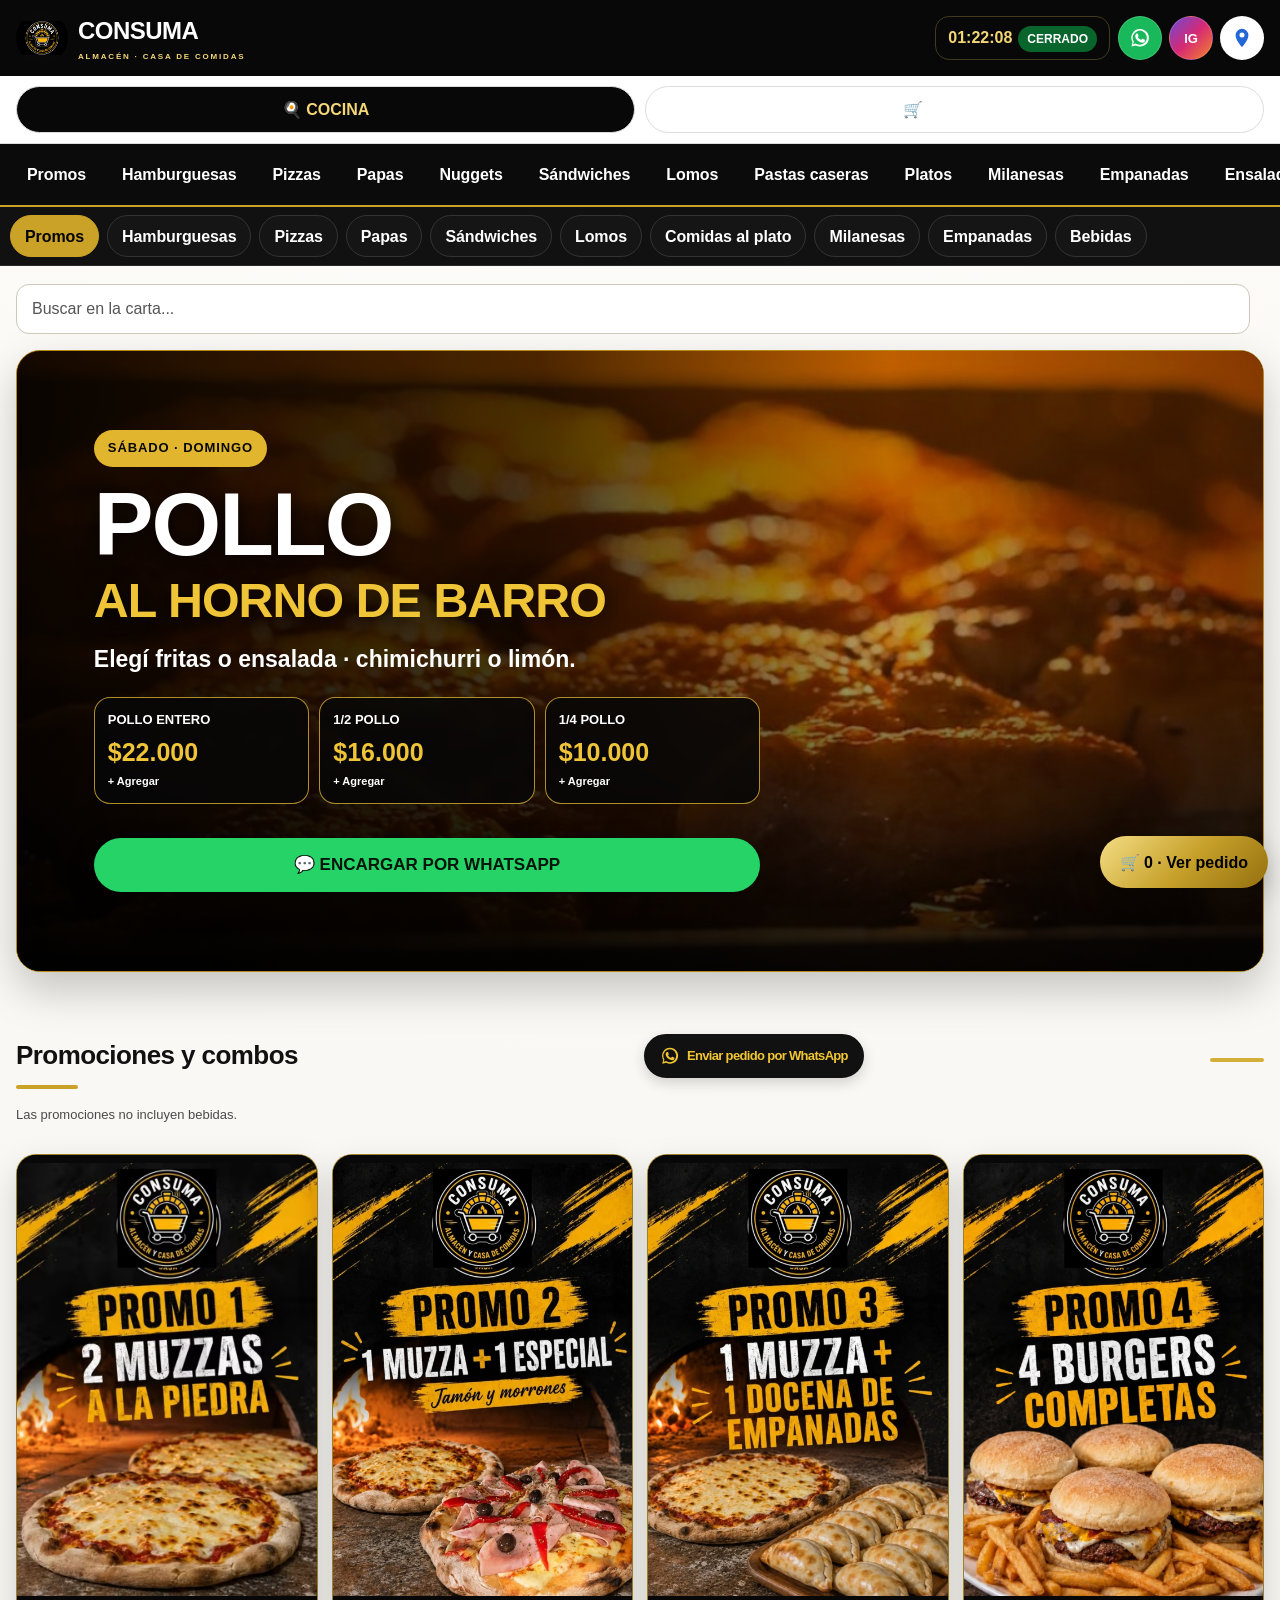
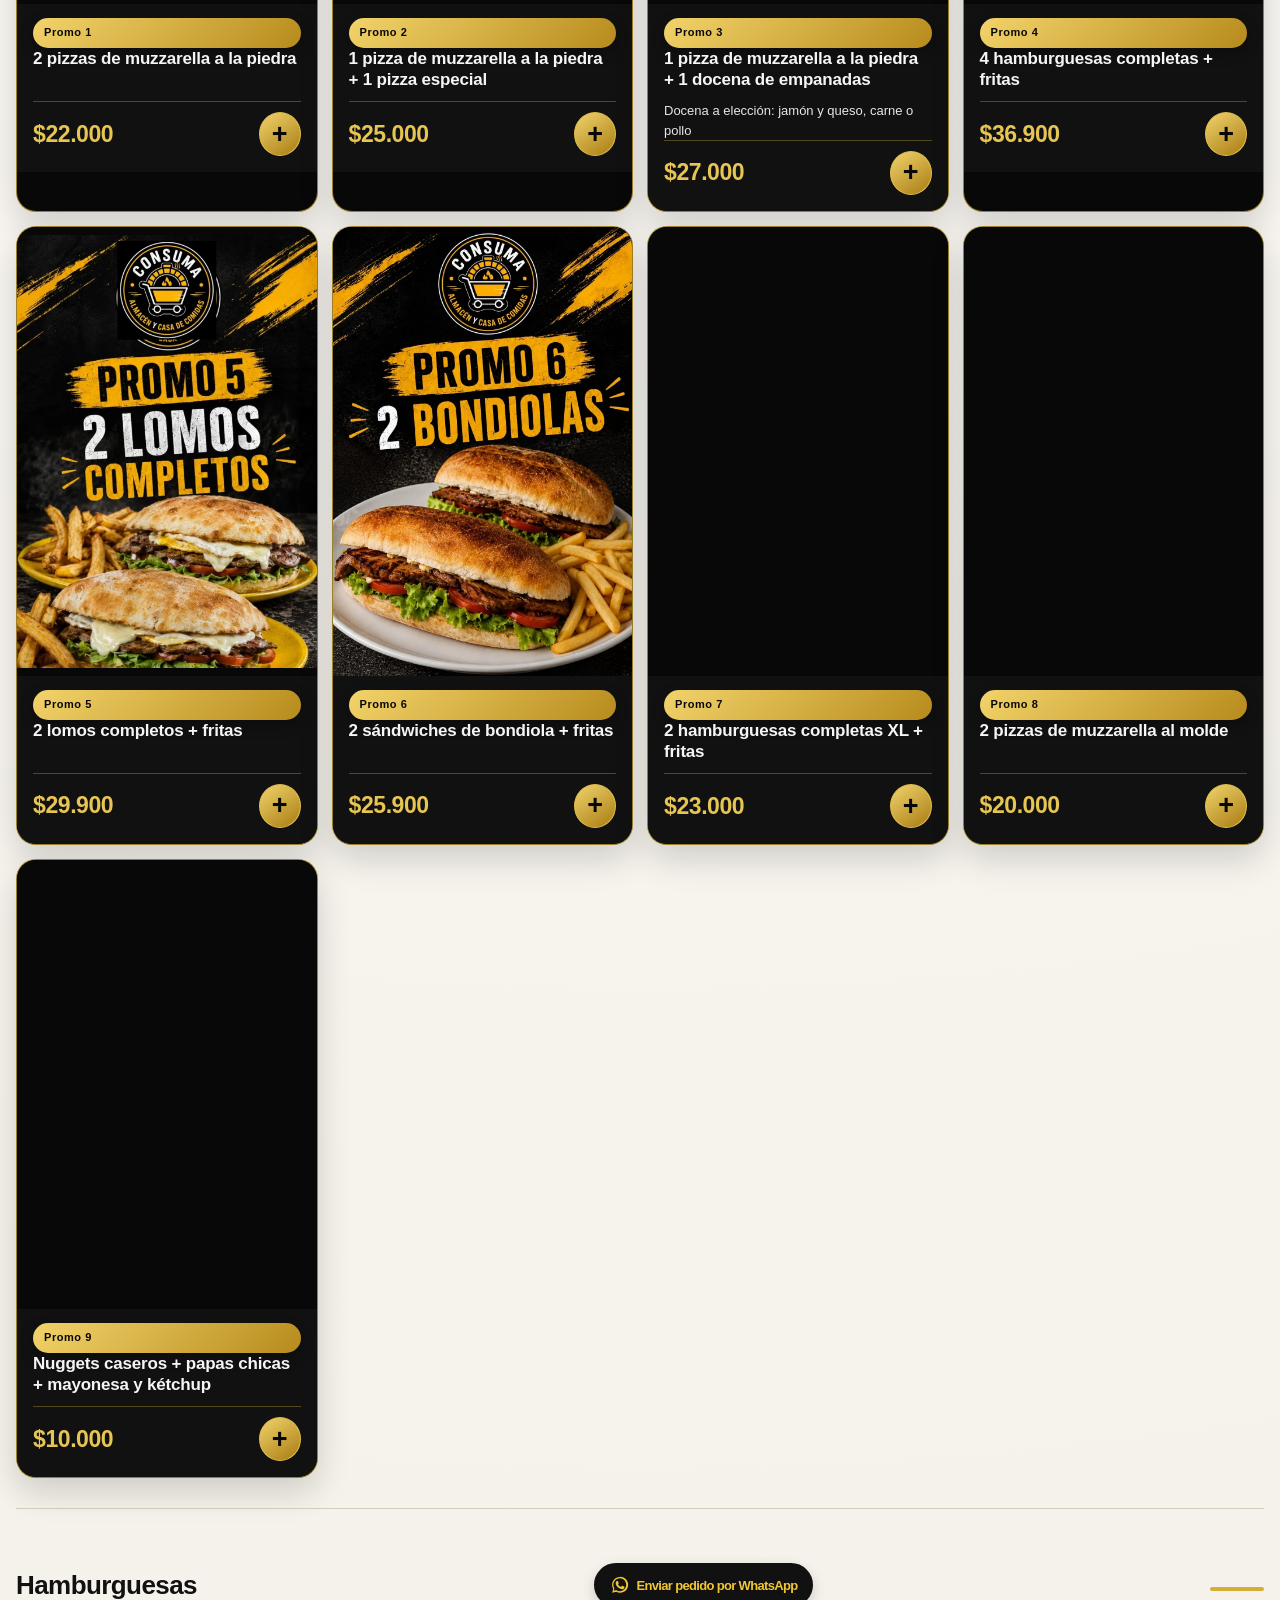
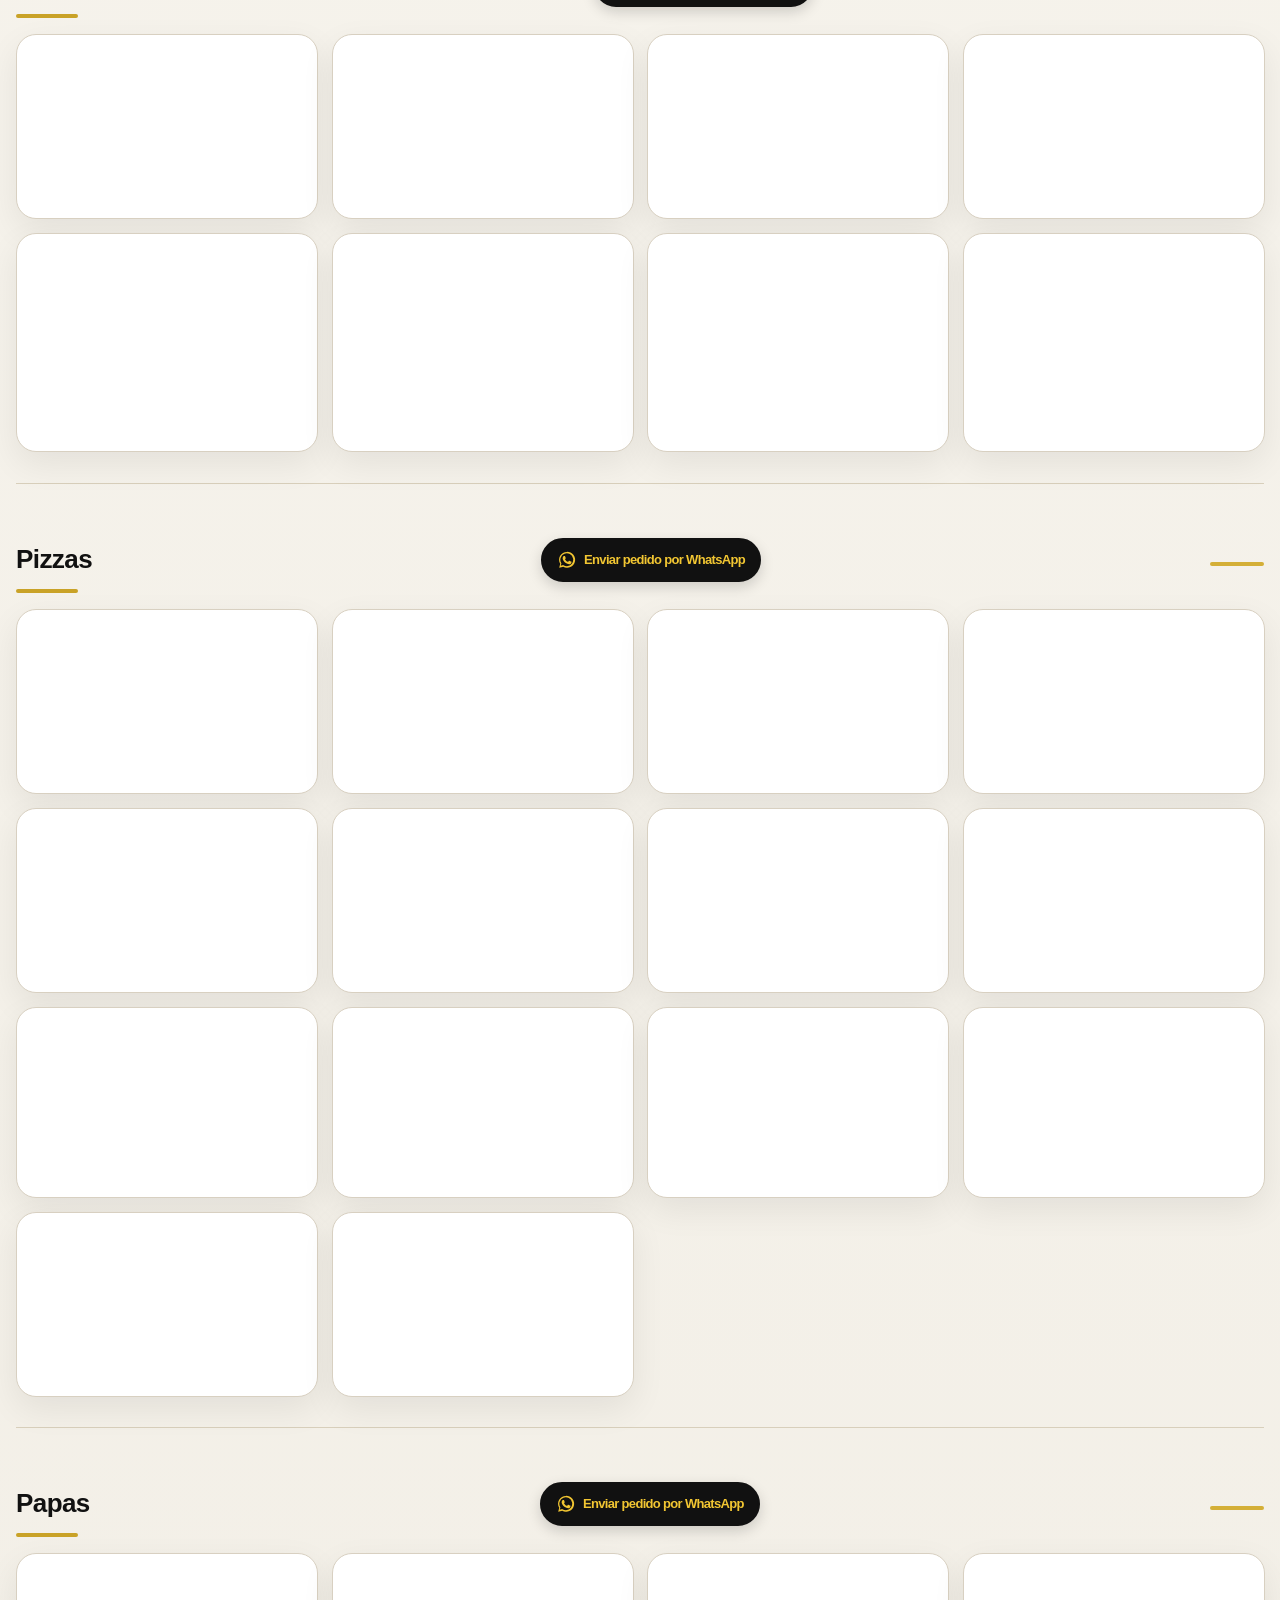
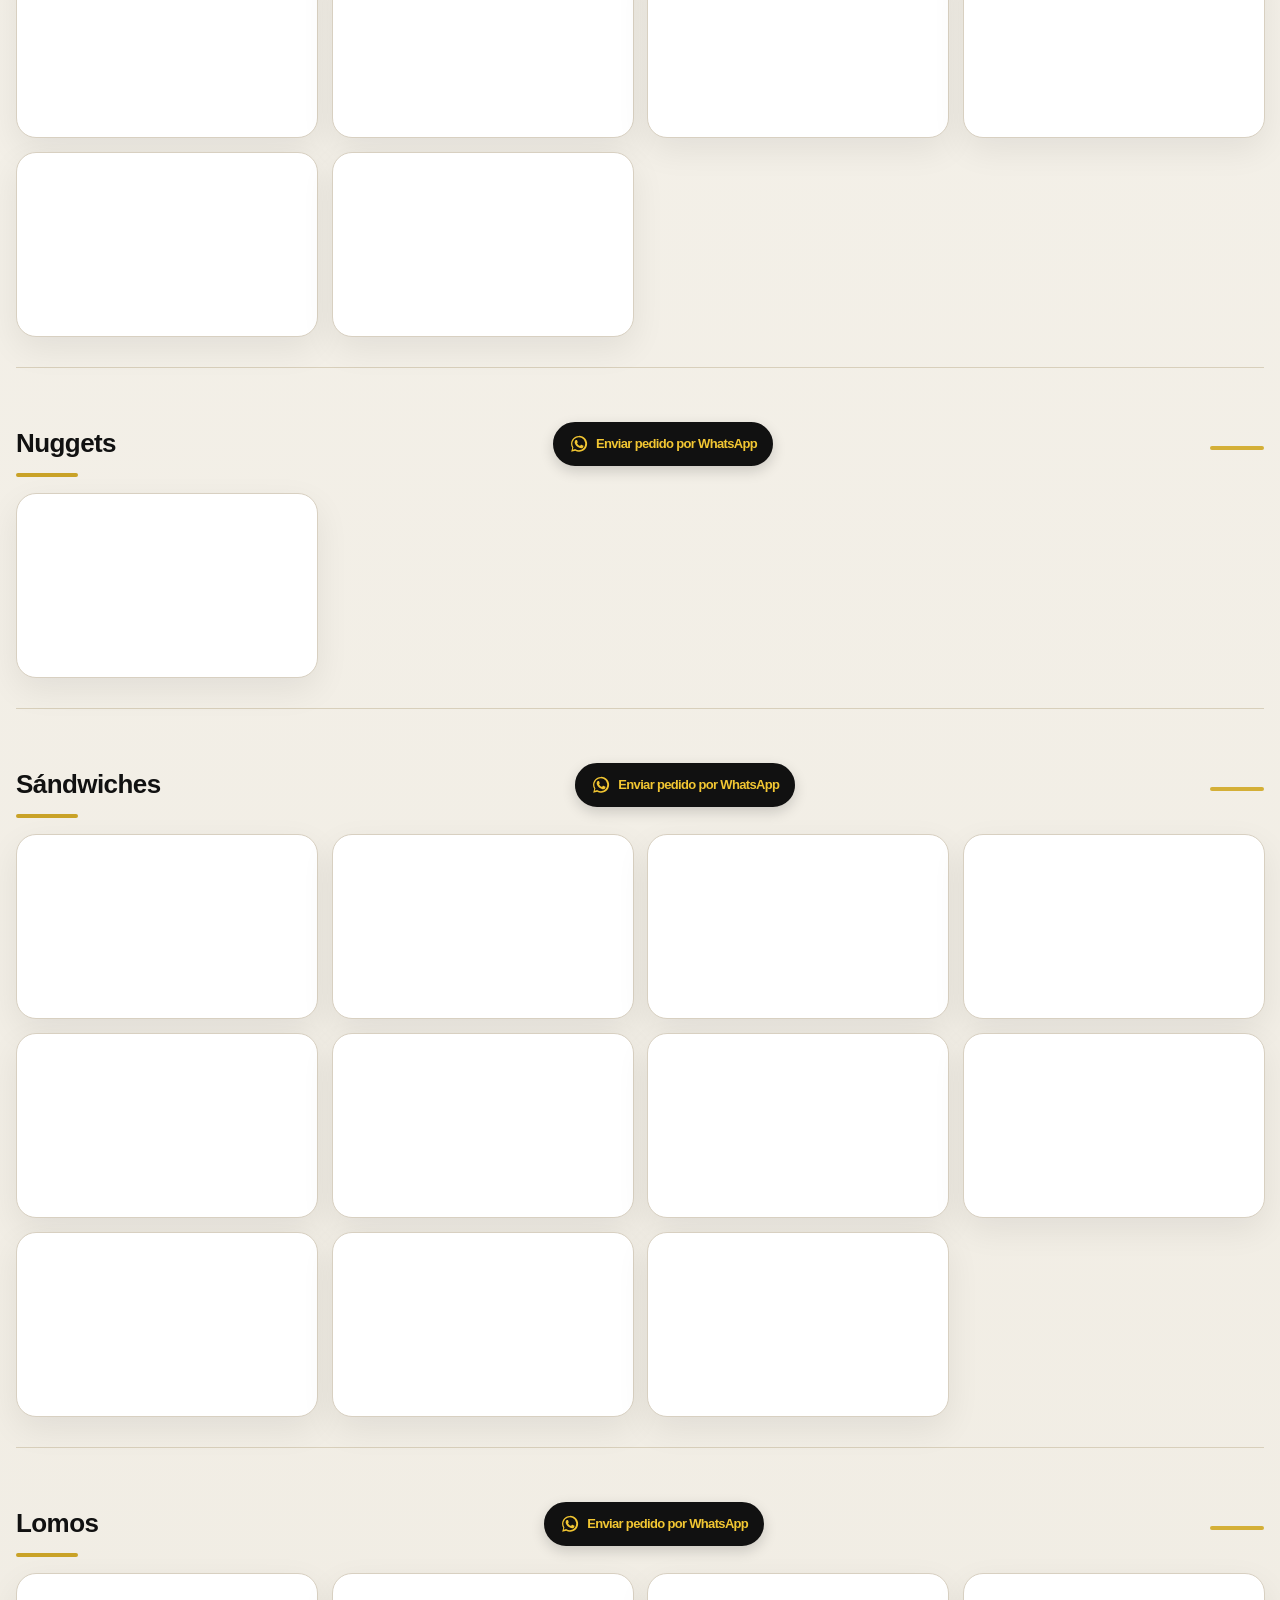
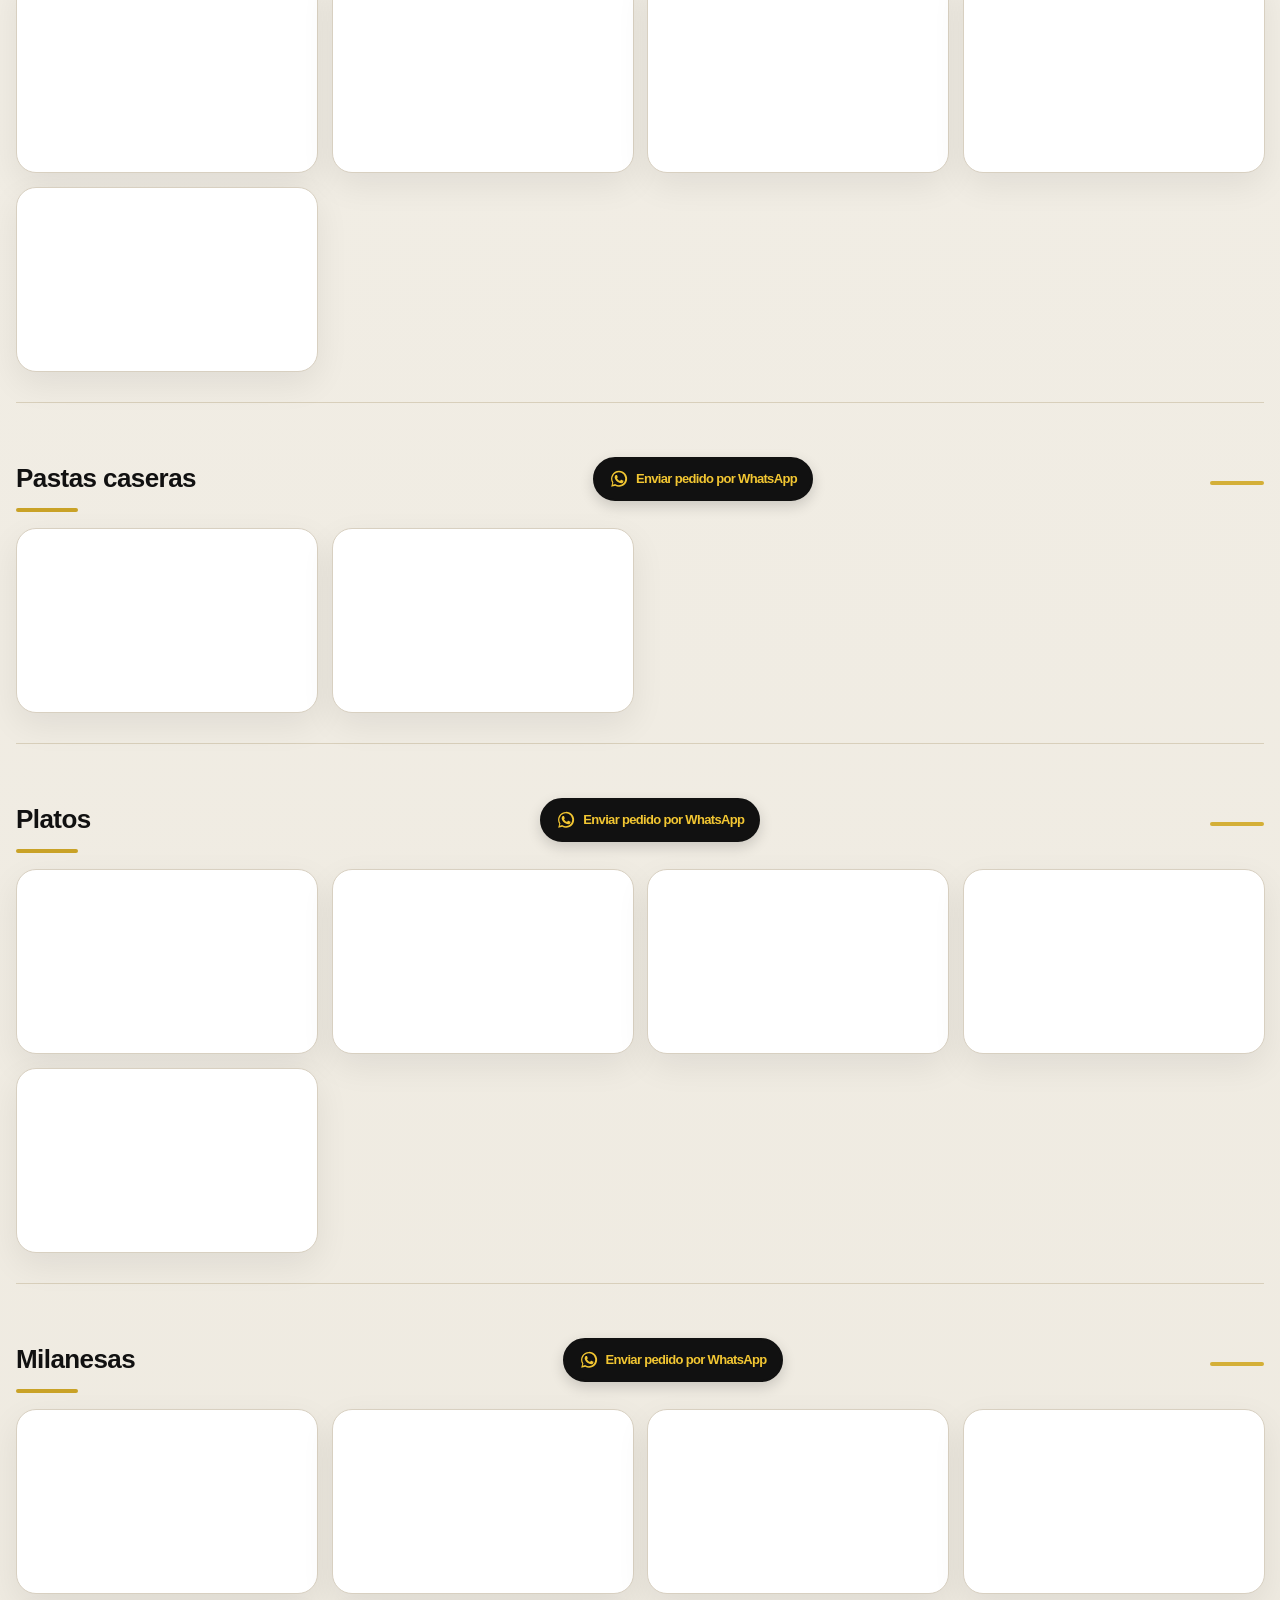
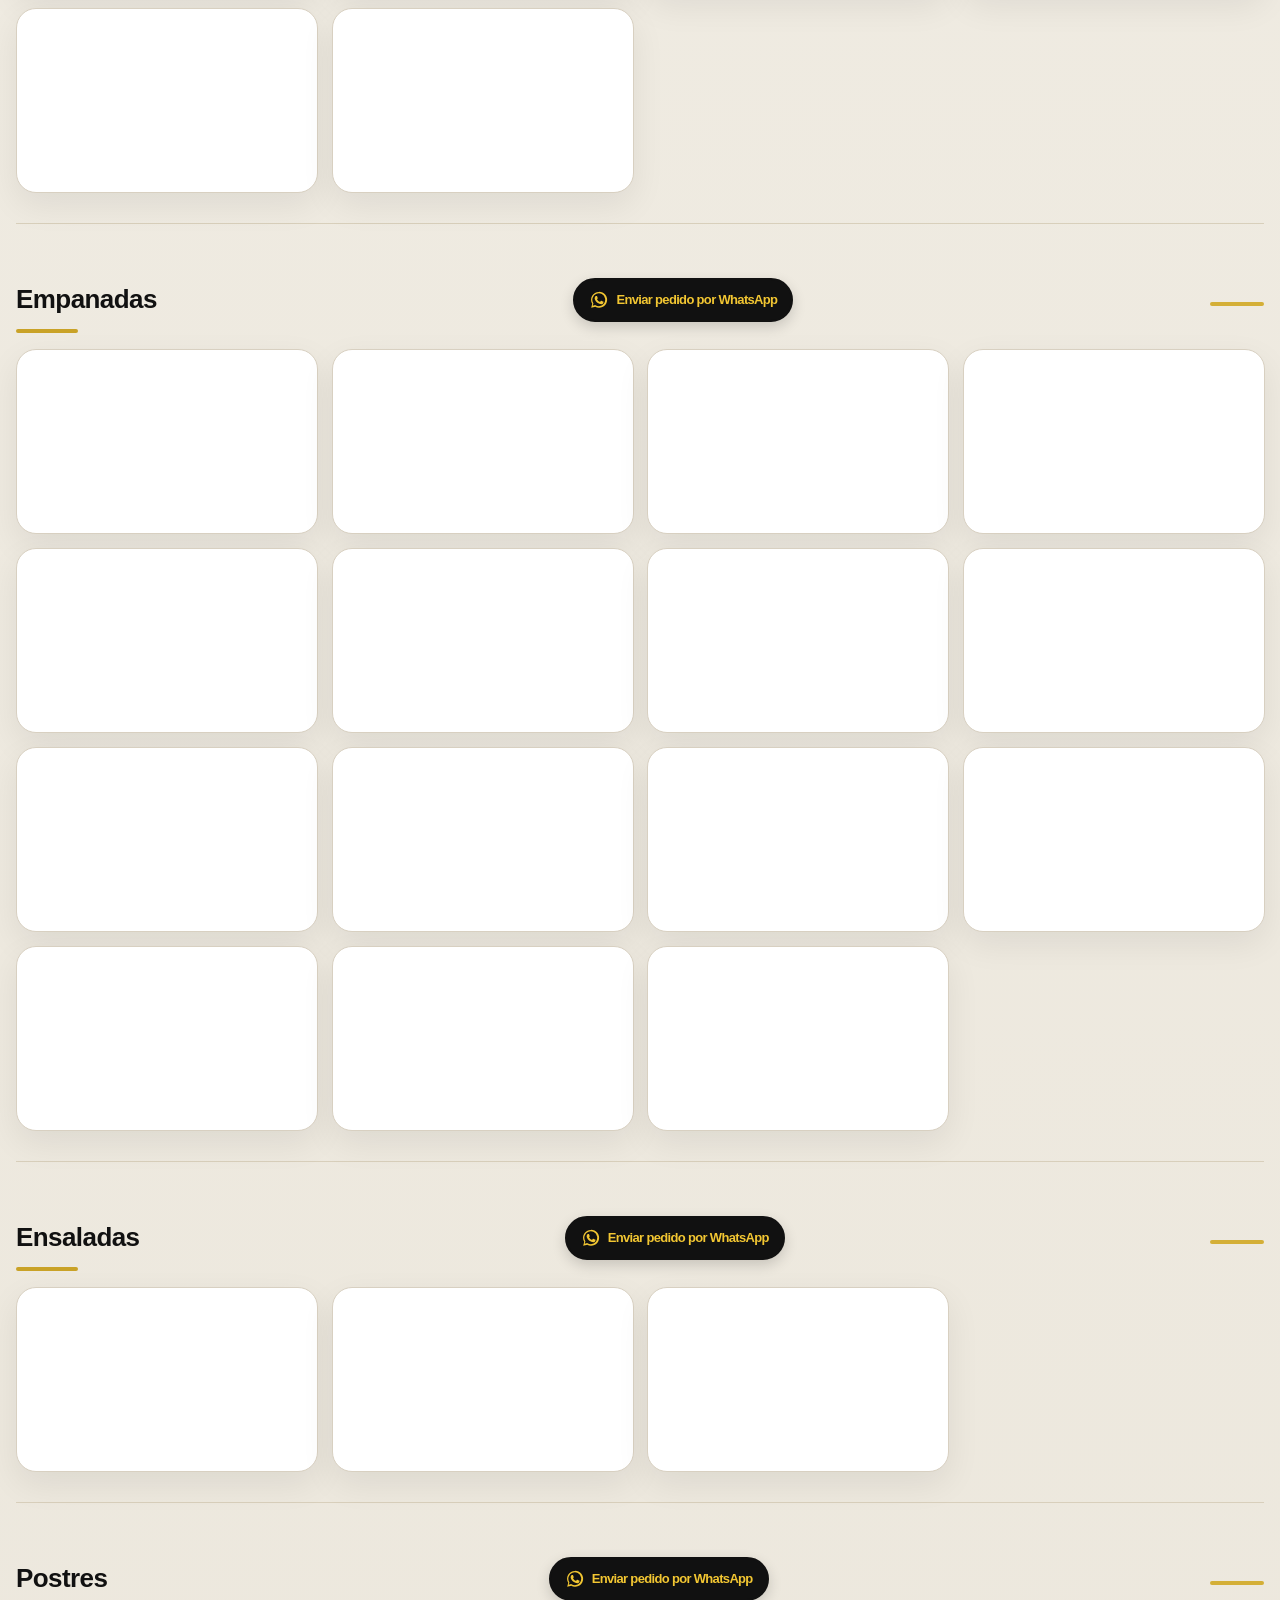
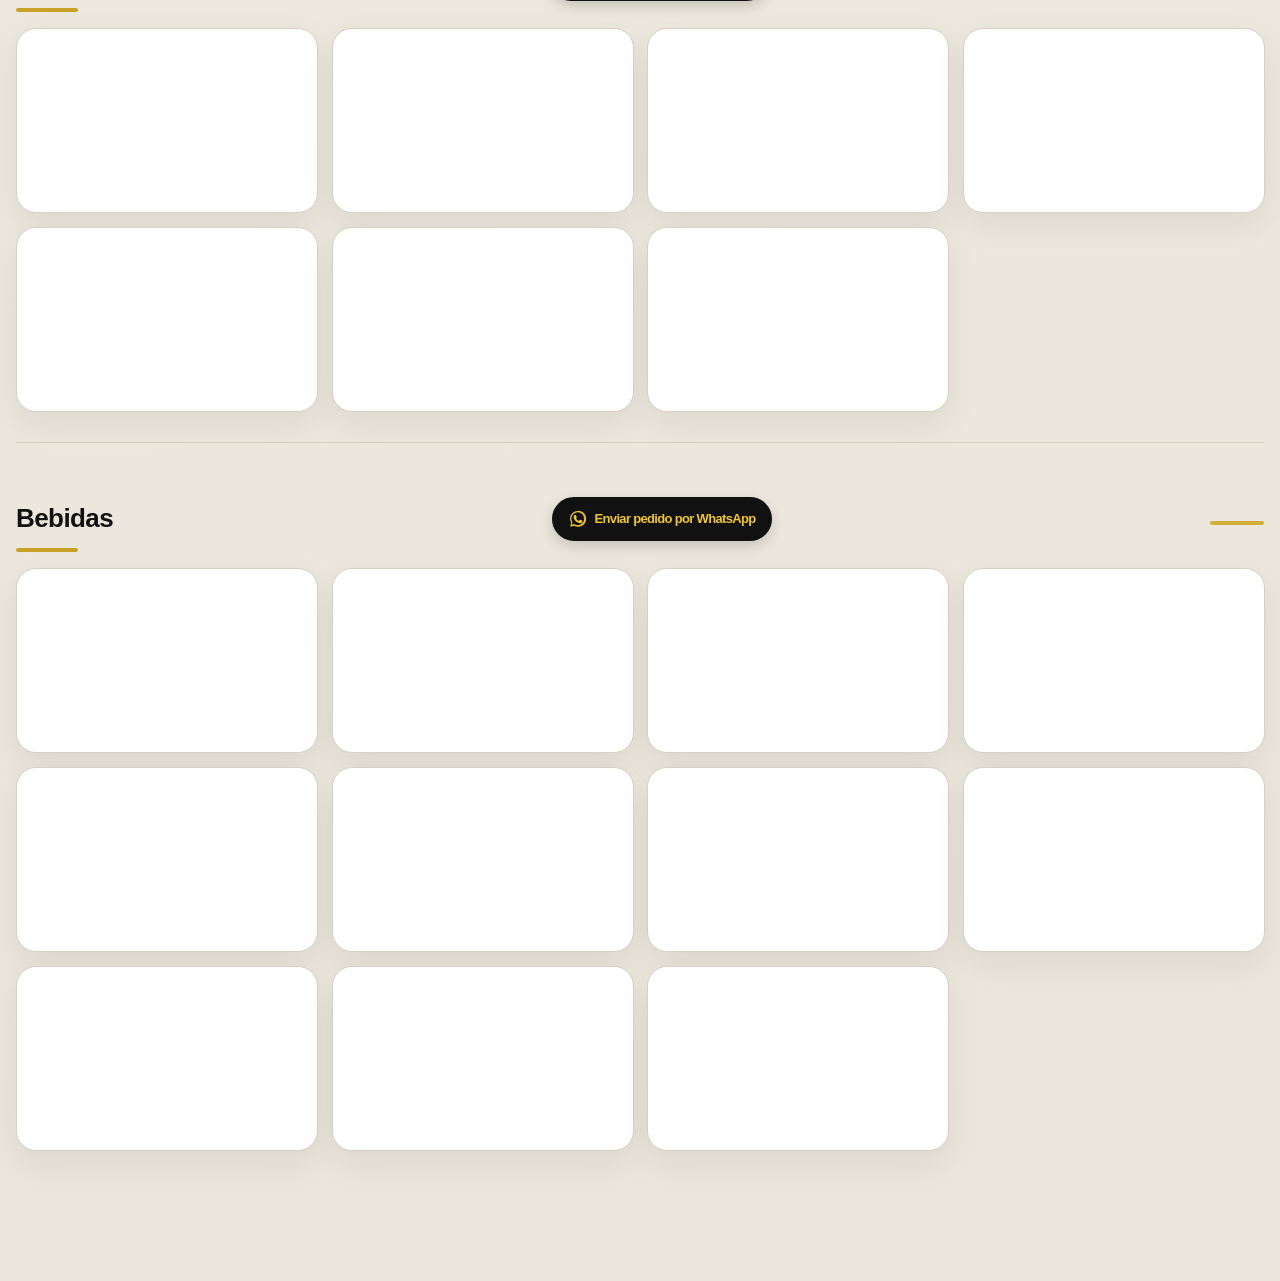
<file: index.html>
<!doctype html>
<html lang="es">
<head><meta charset="utf-8"><meta name="viewport" content="width=device-width,initial-scale=1,viewport-fit=cover">
<title>CONSUMA · Cocina</title>
<meta name="theme-color" content="#080808">
<meta name="description" content="CONSUMA · Cocina — pizzas, hamburguesas, lomos, empanadas, focaccias y pedidos online en San Luis.">
<link rel="canonical" href="https://web-official-consuma.vercel.app/">
<link rel="icon" type="image/webp" href="./assets/generated/d6634bc2acb4185f.webp">
<link rel="preload" as="image" href="./assets/generated/promo1-720-audit.avif" type="image/avif" fetchpriority="high">
<meta property="og:locale" content="es_AR"><meta property="og:type" content="website"><meta property="og:title" content="CONSUMA · Almacén y Casa de Comidas"><meta property="og:description" content="Pizzas, hamburguesas, lomos, empanadas y pedidos online en San Luis."><meta property="og:url" content="https://web-official-consuma.vercel.app/"><meta property="og:image" content="https://web-official-consuma.vercel.app/assets/generated/d6634bc2acb4185f.webp"><meta name="twitter:card" content="summary_large_image">
<script type="application/ld+json">{"@context":"https://schema.org","@type":"Restaurant","name":"CONSUMA · Almacén y Casa de Comidas","url":"https://web-official-consuma.vercel.app/","image":"https://web-official-consuma.vercel.app/assets/generated/d6634bc2acb4185f.webp","servesCuisine":["Pizzas","Hamburguesas","Lomos","Empanadas","Comida casera"],"address":{"@type":"PostalAddress","streetAddress":"Av. Juan Gilberto Funes 945","addressLocality":"San Luis","addressRegion":"San Luis","addressCountry":"AR"},"sameAs":["https://www.instagram.com/consuma.ok/"]}</script>
<meta name="apple-mobile-web-app-capable" content="yes"><meta name="apple-mobile-web-app-status-bar-style" content="black-translucent"><meta name="format-detection" content="telephone=no">
<link rel="stylesheet" href="./css/base.css"><link rel="stylesheet" href="./css/checkout.css?v=20260914-pedir-aqui"><link rel="stylesheet" href="./css/responsive.css"><link rel="stylesheet" href="./css/hero-offer.css?v=20260918">
</head><body>
<header><div class="top"><div class="brandWrap"><img class="brandLogo" src="./assets/generated/d6634bc2acb4185f.webp" alt="Logo original Consuma"><div class="brand">CONSUMA<small>ALMACÉN · CASA DE COMIDAS</small></div></div><div class="clock"><span id="time"></span><span class="status" id="status" aria-live="polite">ABIERTO</span></div><div class="socialTop">
<button class="socialBtn waIcon" onclick="openCart()" aria-label="WhatsApp / finalizar pedido" title="WhatsApp / finalizar pedido"><svg viewBox="0 0 32 32" aria-hidden="true"><path fill="currentColor" d="M16 3a12.6 12.6 0 0 0-10.8 19.1L3.5 28.5l6.6-1.7A12.7 12.7 0 1 0 16 3Zm0 22.9c-2 0-4-.6-5.7-1.6l-.4-.2-3.9 1 1.1-3.8-.3-.4A10.3 10.3 0 1 1 16 25.9Zm5.7-7.7c-.3-.2-1.9-.9-2.2-1-.3-.1-.5-.2-.7.2-.2.3-.8 1-.9 1.2-.2.2-.3.2-.7.1-1.8-.9-3-1.6-4.2-3.7-.3-.6.3-.5.9-1.8.1-.2 0-.4 0-.6l-1-2.5c-.3-.6-.6-.5-.9-.5h-.7c-.2 0-.6.1-1 .5-1.1 1.2-1.5 2.7-1.1 4.3.5 2.4 2.2 4.6 4.3 6.1 2.4 1.8 5.7 2.8 7.6 2 .8-.3 1.7-1.3 1.9-2.2.2-.8.2-1.5.1-1.7-.2-.2-.5-.3-.8-.5Z"/></svg></button>
<a class="socialBtn igIcon" href="https://www.instagram.com/consuma.ok/" target="_blank" rel="noopener" aria-label="Instagram"><span>IG</span></a>
<a class="socialBtn mapsIcon" href="https://www.google.com/maps/search/?api=1&query=Av.+Juan+Gilberto+Funes+945,+San+Luis,+Argentina" target="_blank" rel="noopener" aria-label="Google Maps"><svg viewBox="0 0 24 24" aria-hidden="true"><path fill="currentColor" d="M12 2a7 7 0 0 0-7 7c0 5.25 7 13 7 13s7-7.75 7-13a7 7 0 0 0-7-7Zm0 9.5A2.5 2.5 0 1 1 12 6a2.5 2.5 0 0 1 0 5.5Z"/></svg></a>
</div></div><div class="modes"><div><div class="mode active">🍳 COCINA</div><div class="mode">🛒 ALMACÉN</div></div></div><div class="nav"><div class="navin" id="nav"></div></div></header>
<main><h1 class="sr-only">CONSUMA · Almacén y Casa de Comidas en San Luis</h1><div class="tools"><input id="search" placeholder="Buscar en la carta..." oninput="scheduleRender()" autocomplete="off" enterkeyhint="search" aria-label="Buscar productos"></div>
<section class="heroOffer" id="pollos-horno" aria-labelledby="polloHeroTitle">
  <div class="heroOfferMedia">
    <video class="heroOfferVideo" autoplay muted loop playsinline preload="metadata" poster="./assets/pollo-horno-consuma.jpg" aria-label="Pollos de Consuma asándose al horno de barro">
      <source src="./assets/pollo-horno-consuma.mp4" type="video/mp4">
    </video>
    <div class="heroOfferShade"></div>
    <div class="heroOfferContent">
      <span class="heroOfferBadge">SÁBADO · DOMINGO</span>
      <h2 id="polloHeroTitle">POLLO <strong>AL HORNO DE BARRO</strong></h2>
      <p class="heroOfferLead">Elegí fritas o ensalada · chimichurri o limón.</p>
      <div class="heroOfferPrices" aria-label="Precios de pollo al horno de barro">
        <button type="button" onclick="add('Pollo entero al horno de barro',22000,'Comidas al plato')"><span>Pollo entero</span><b>$22.000</b><small>+ Agregar</small></button>
        <button type="button" onclick="add('1/2 pollo al horno de barro',16000,'Comidas al plato')"><span>1/2 pollo</span><b>$16.000</b><small>+ Agregar</small></button>
        <button type="button" onclick="add('1/4 pollo al horno de barro',10000,'Comidas al plato')"><span>1/4 pollo</span><b>$10.000</b><small>+ Agregar</small></button>
      </div>
      <a class="heroOfferCTA" target="_blank" rel="noopener" href="https://wa.me/542664576554?text=Hola%21%20Quiero%20encargar%20pollo%20al%20horno%20de%20barro%20%F0%9F%91%87%0A%0APedido%3A%20%0AD%C3%ADa%20%28s%C3%A1bado%2Fdomingo%29%3A%20%0AGuarnici%C3%B3n%20%28fritas%20o%20ensalada%29%3A%20%0AAcompa%C3%B1amiento%20%28chimichurri%20o%20lim%C3%B3n%29%3A%20%0ADirecci%C3%B3n%20o%20retiro%3A%20%0AForma%20de%20pago%3A%20%0AObservaci%C3%B3n%3A">💬 ENCARGAR POR WHATSAPP</a>
    </div>
  </div>
</section><div id="content"></div></main>
<button class="cart" aria-label="Ver pedido" onclick="openCart()">🛒 <span id="count" aria-live="polite">0</span> · Ver pedido</button>
<div class="modal" id="modifierModal"><div class="sheet modifierSheet"><button class="xclose" onclick="closeModifier()">×</button><h2 id="modTitle">Personalizá tu pedido</h2><p class="modHint">Elegí aderezos, extras, potenciadores o bebidas</p><div id="sauceGrid" class="sauceGrid"></div><label class="medallonRow" id="medallonRow"><input type="checkbox" id="extraMedallon"> <span>Agregar medallón extra</span><b id="medallonPrice">+$2.000 / XL +$2.500</b></label><button class="checkout" onclick="confirmModifier()">Agregar al carrito</button></div></div>
<div class="modal" id="modal" onclick="if(event.target===this)closeCart()"><div class="sheet orderSheet"><div class="cartTitleRow"><h2>Tu pedido</h2><button class="xclose" onclick="closeCart()">×</button></div><div id="cartItems"></div><p class="sauces">Los aderezos, extras y potenciadores elegidos se detallan debajo de cada producto.</p><div class="orderTotal"><span>Subtotal productos</span><b id="orderSubtotal">$0</b></div><div class="orderForm"><div class="formLabel">¿CÓMO LO RECIBÍS?</div><div class="deliveryToggle"><button id="btnDelivery" class="active" type="button" onclick="setDeliveryMode('delivery')">🛵 Delivery</button><button id="btnPickup" type="button" onclick="setDeliveryMode('pickup')">🏪 Retiro</button></div><div class="form2"><label><span>NOMBRE *</span><input id="customerName" placeholder="Tu nombre" autocomplete="name"></label><label><span>TELÉFONO *</span><input id="customerPhone" placeholder="2664 123456" inputmode="tel" autocomplete="tel"></label></div><div id="deliveryFields" class="deliveryFields"><label><span>DIRECCIÓN *</span><input id="customerAddress" placeholder="Calle y número" autocomplete="street-address"></label><div class="form2"><label><span>BARRIO / ZONA</span><input id="customerBarrio" placeholder="Barrio"></label><label><span>REFERENCIA / ENTRE CALLES</span><input id="customerRef" placeholder="Referencia"></label></div><div class="formLabel">ZONA DE ENVÍO *</div><div class="zoneGrid"><button class="zoneBtn active" type="button" onclick="selectZone(this,'Dentro de las 4 avenidas',1500)"><b>4 Avenidas</b><small>$1.500</small></button><button class="zoneBtn" type="button" onclick="selectZone(this,'Pasando las 4 avenidas',2000)"><b>Pasando 4 Avenidas</b><small>$2.000</small></button><button class="zoneBtn" type="button" onclick="selectZone(this,'Zona Sur / 500 Viviendas',2500)"><b>Zona Sur / 500 Viviendas</b><small>$2.500</small></button><button class="zoneBtn" type="button" onclick="selectZone(this,'1.ª a 3.ª rotonda',null)"><b>1.ª a 3.ª rotonda</b><small>Consultar</small></button><button class="zoneBtn" type="button" onclick="selectZone(this,'Serranía Puntana',null)"><b>Serranía Puntana</b><small>Consultar</small></button><button class="zoneBtn" type="button" onclick="selectZone(this,'Juana Koslay',null)"><b>Juana Koslay</b><small>Consultar</small></button></div><button type="button" class="gpsBtn" onclick="shareGPS()">📍 Compartir mi ubicación</button><div id="gpsStatus" class="gpsStatus">Ubicación todavía no compartida.</div><div class="shippingLine"><span>Envío</span><b id="shippingText">$1.500</b></div></div><div class="form2"><label><span>FORMA DE PAGO *</span><select id="payment" onchange="toggleChange()"><option value="">Elegir</option><option>Efectivo</option><option>Transferencia</option></select></label><label id="changeField" class="hidden"><span>¿CON CUÁNTO PAGÁS?</span><input id="changeFor" inputmode="numeric" placeholder="Ej. 30000"></label></div><label><span>ACLARACIONES</span><textarea id="orderNote" maxlength="400" placeholder="Ej.: sin cebolla, tocar timbre..."></textarea></label><div class="orderTotal grand"><span>Total estimado</span><b id="grandTotal">$0</b></div><div class="note">Las zonas “Consultar” no suman costo automático. Se confirma por WhatsApp.</div><div id="formError" class="formError"></div><button class="checkout" onclick="sendWA()">Enviar pedido por WhatsApp</button></div></div></div>
<script src="./js/app.js?v=20260929-clean" defer></script></body></html>
</file>
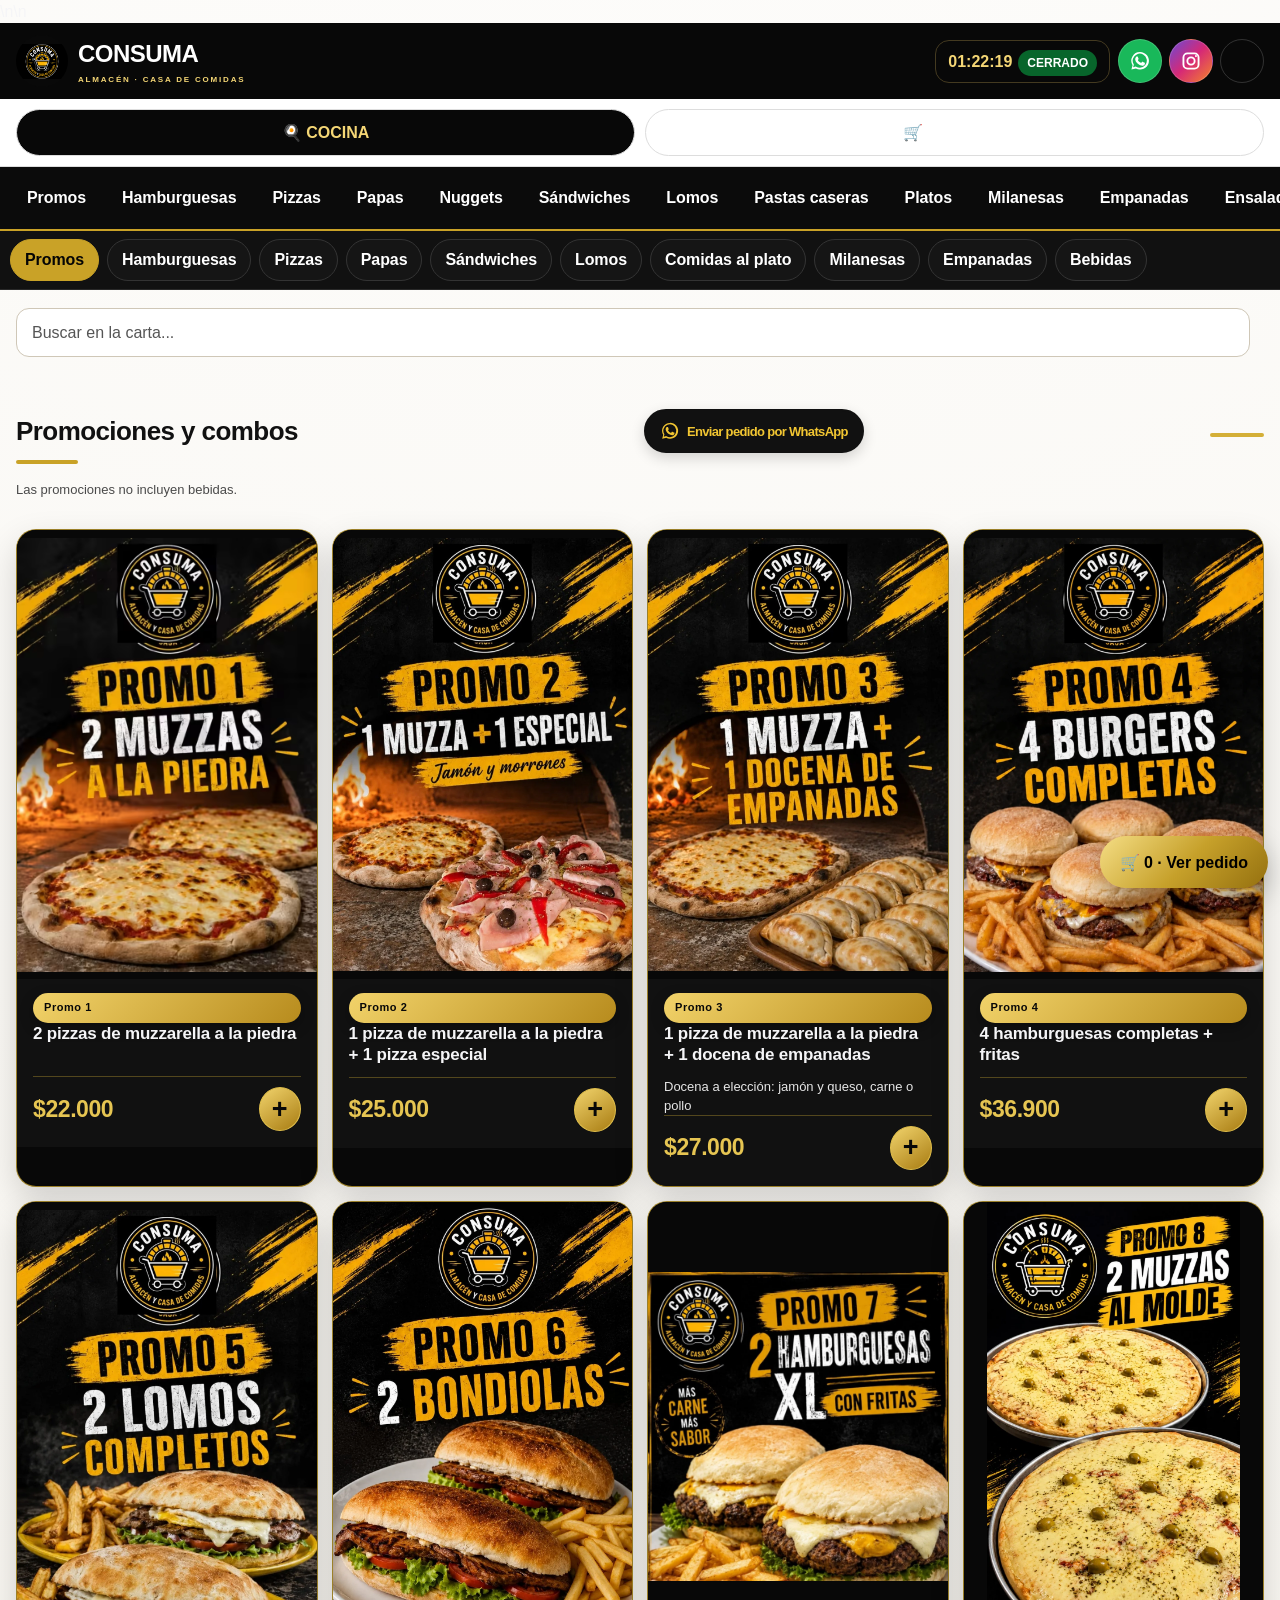
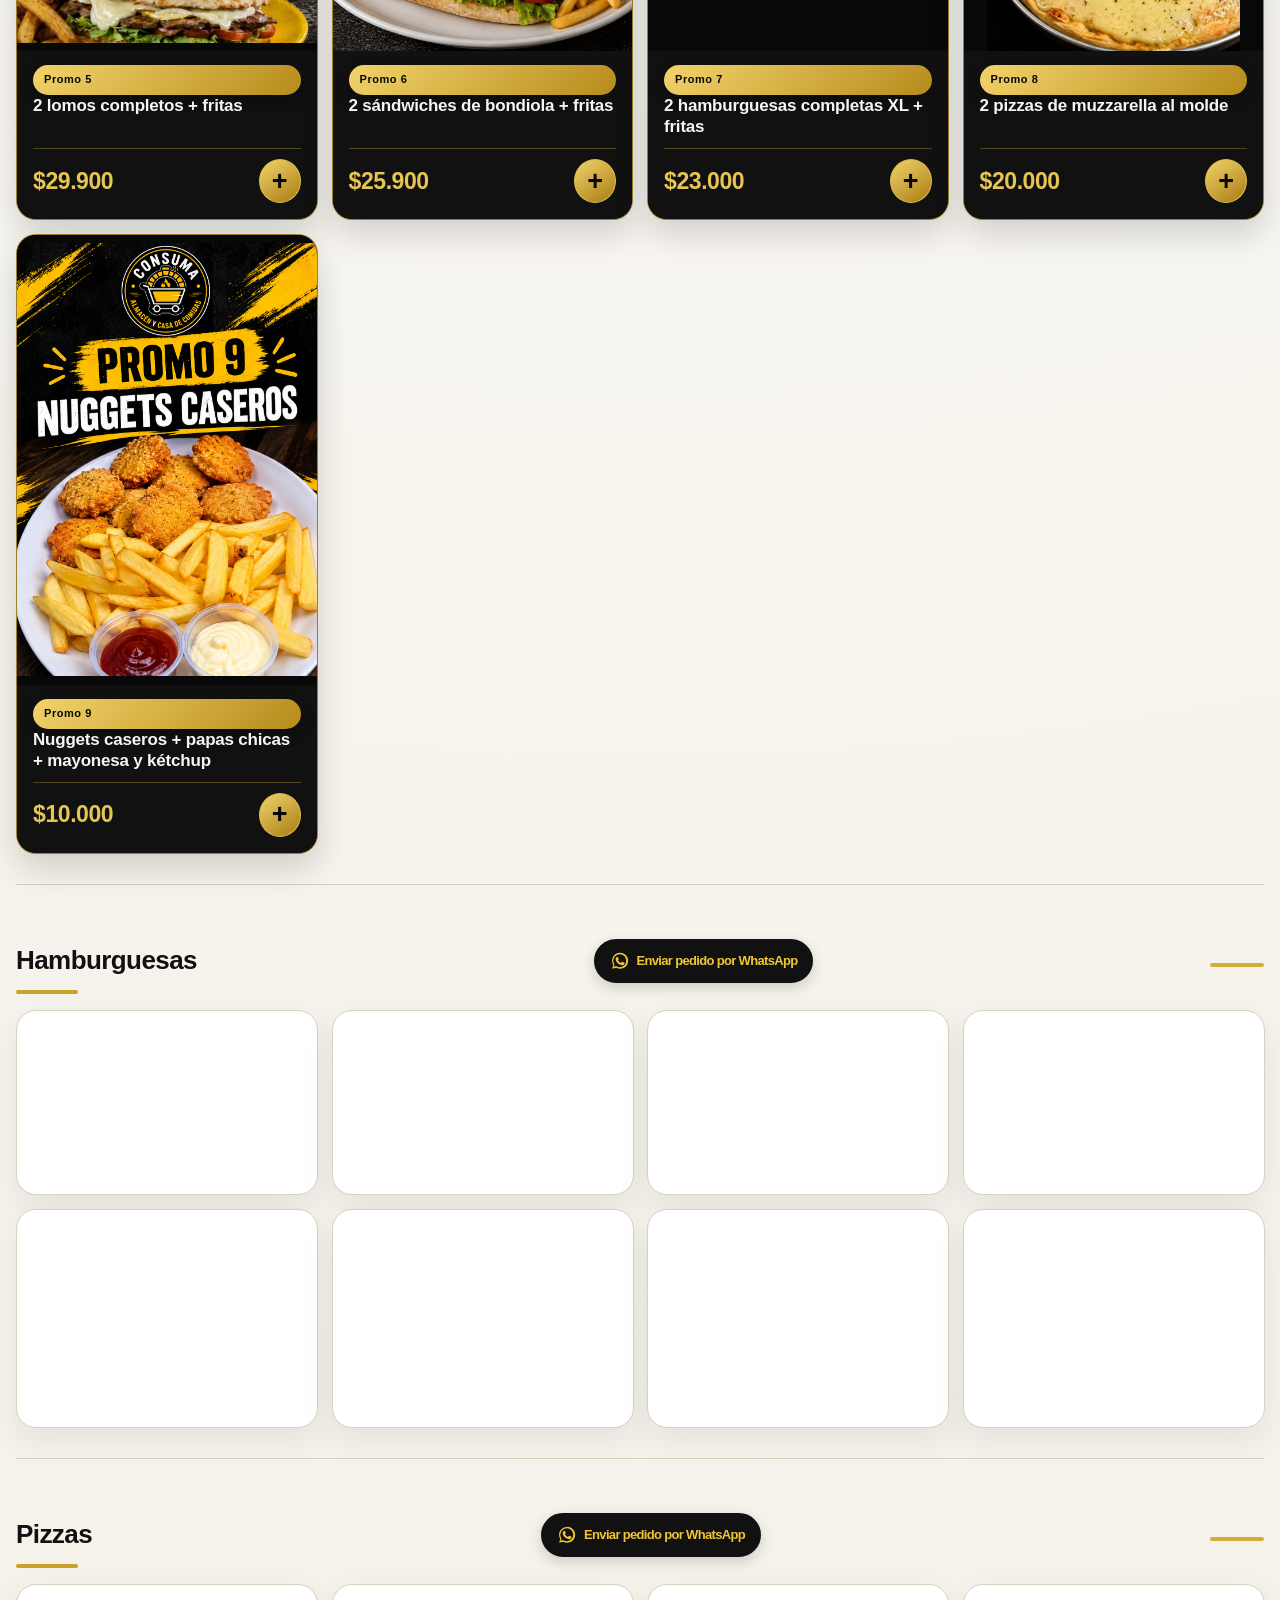
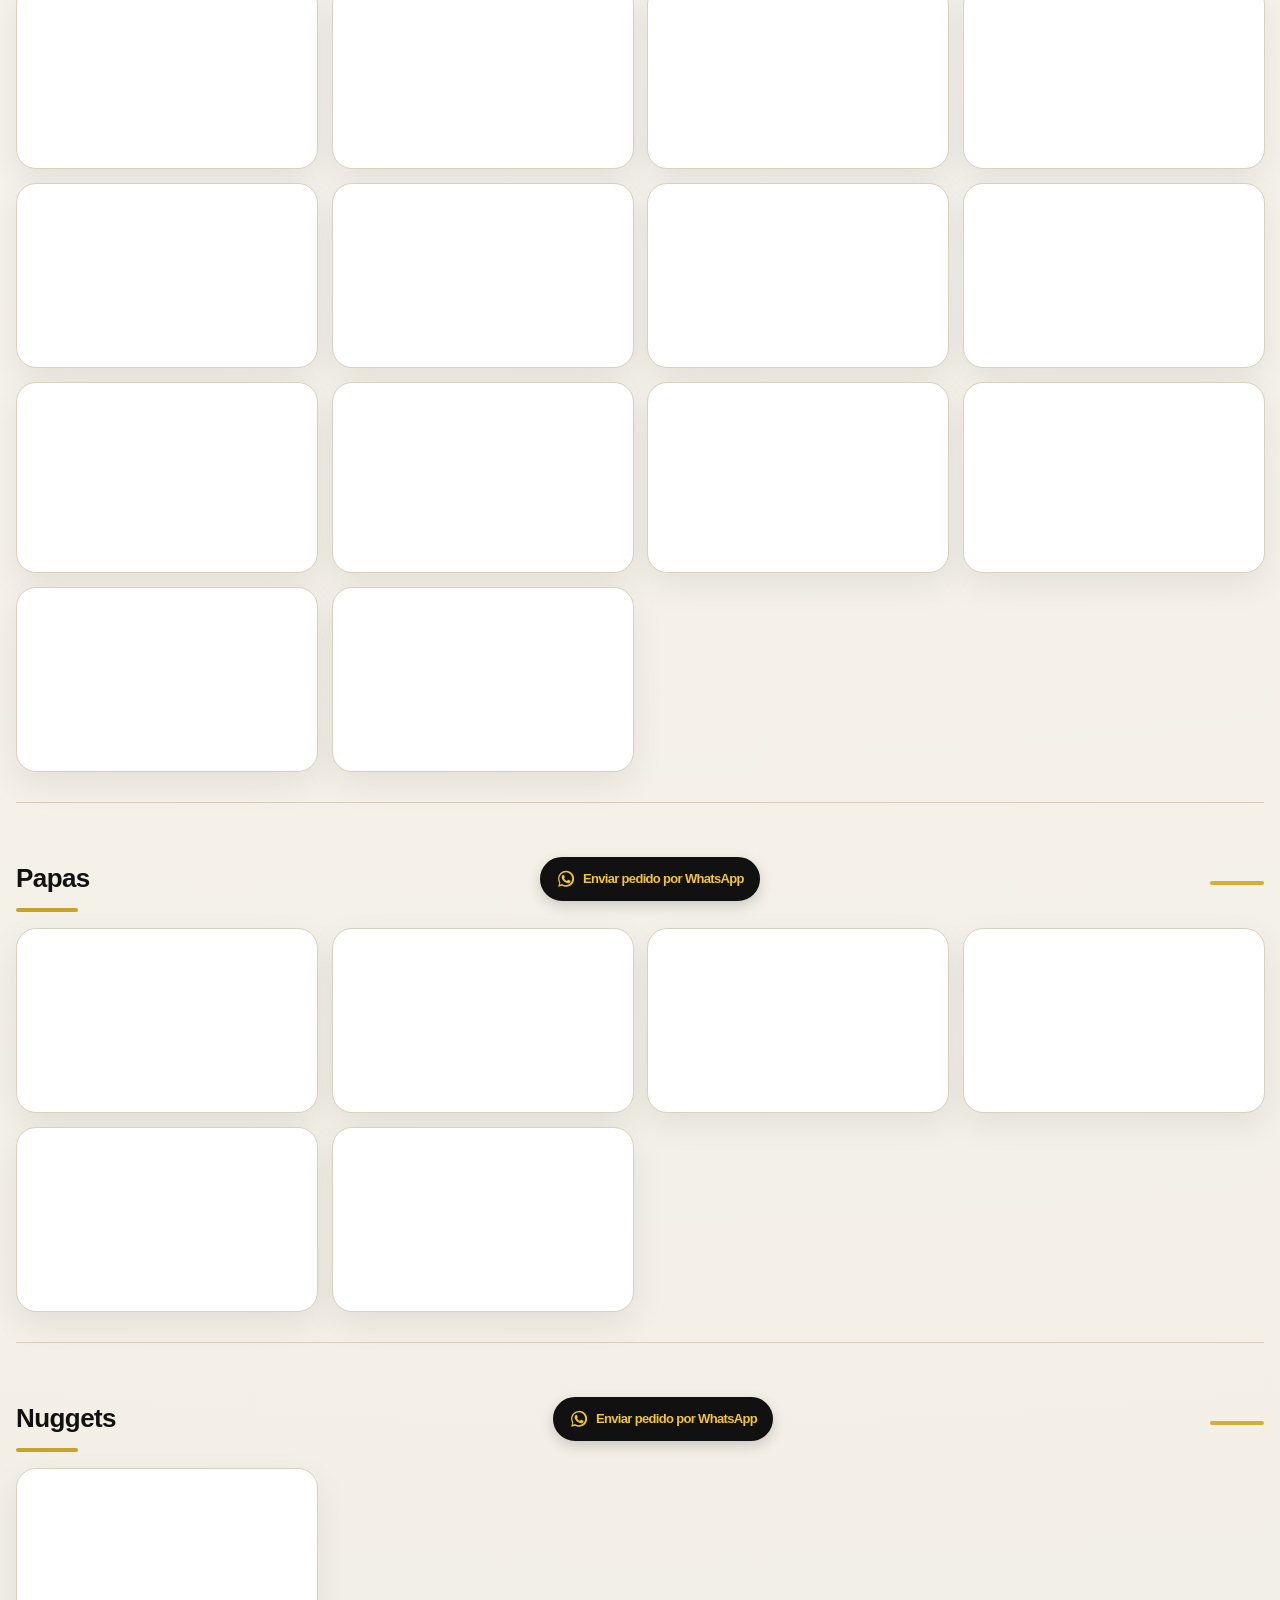
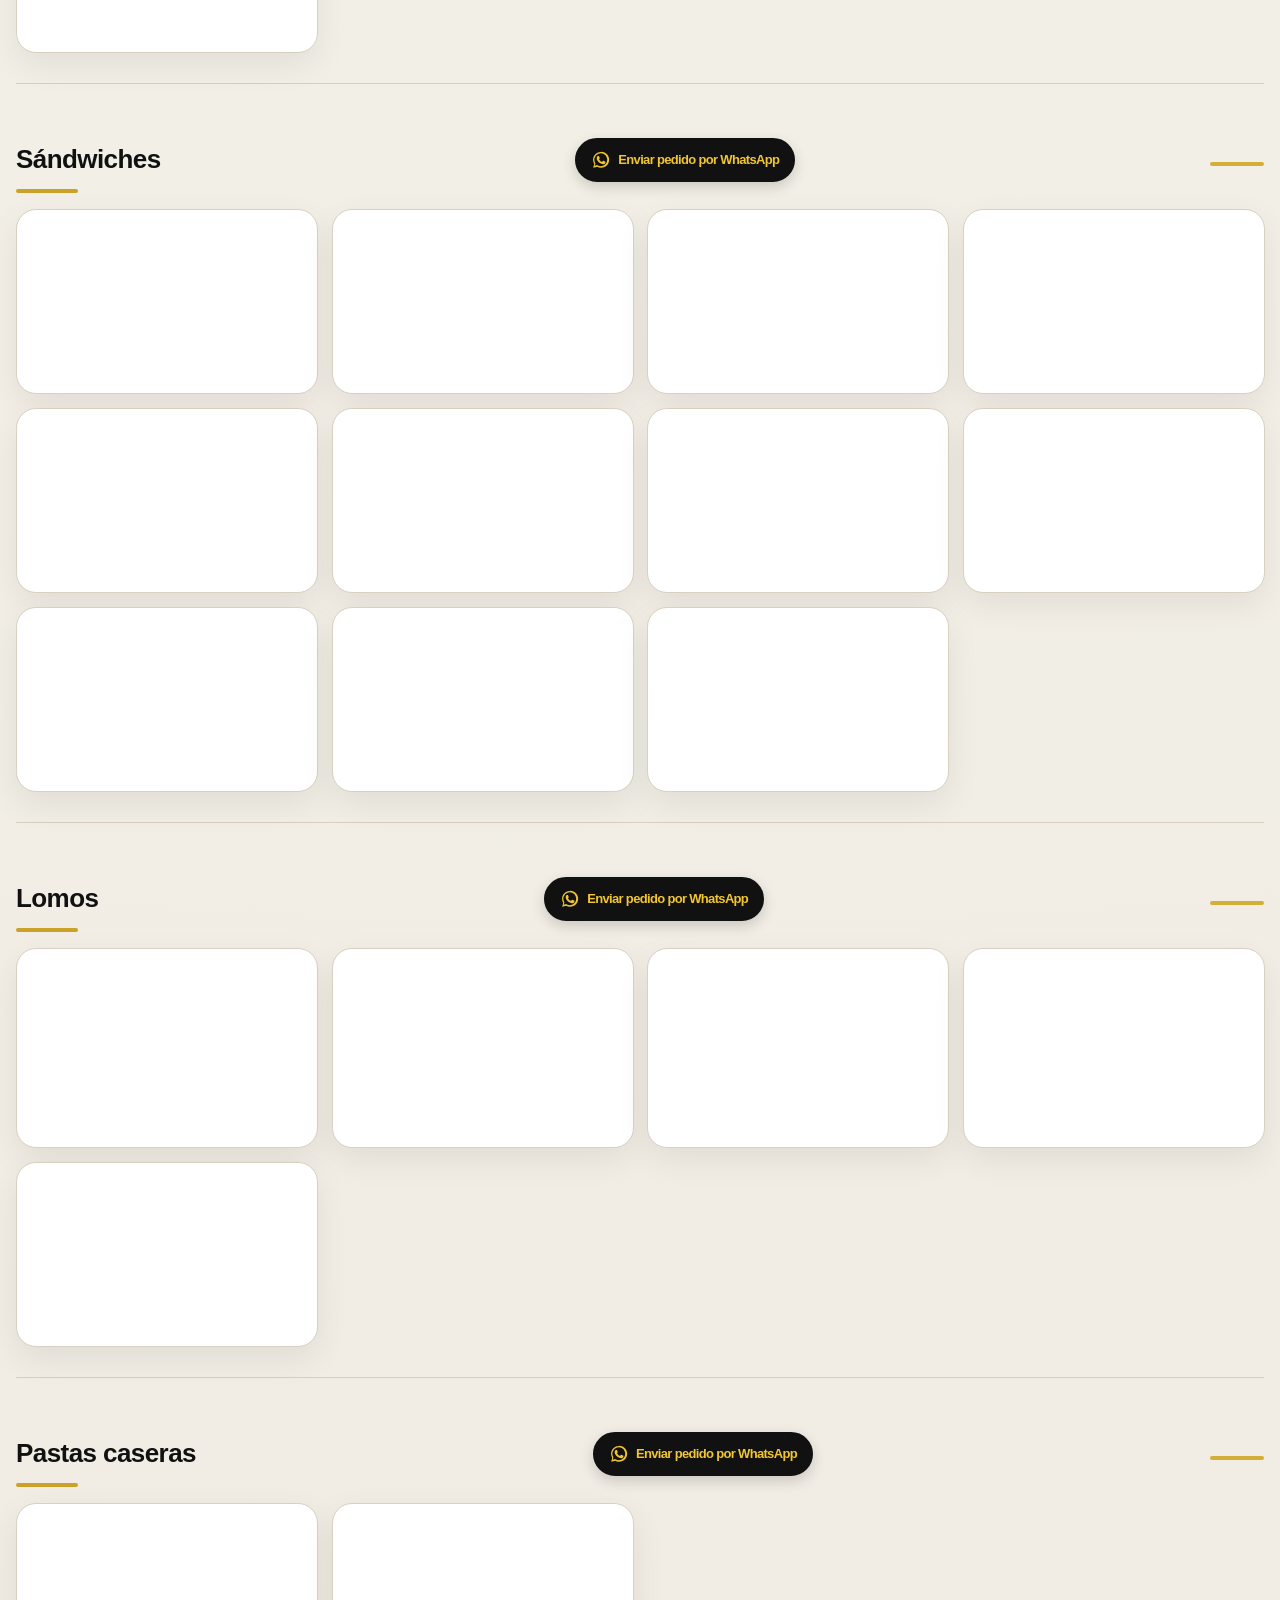
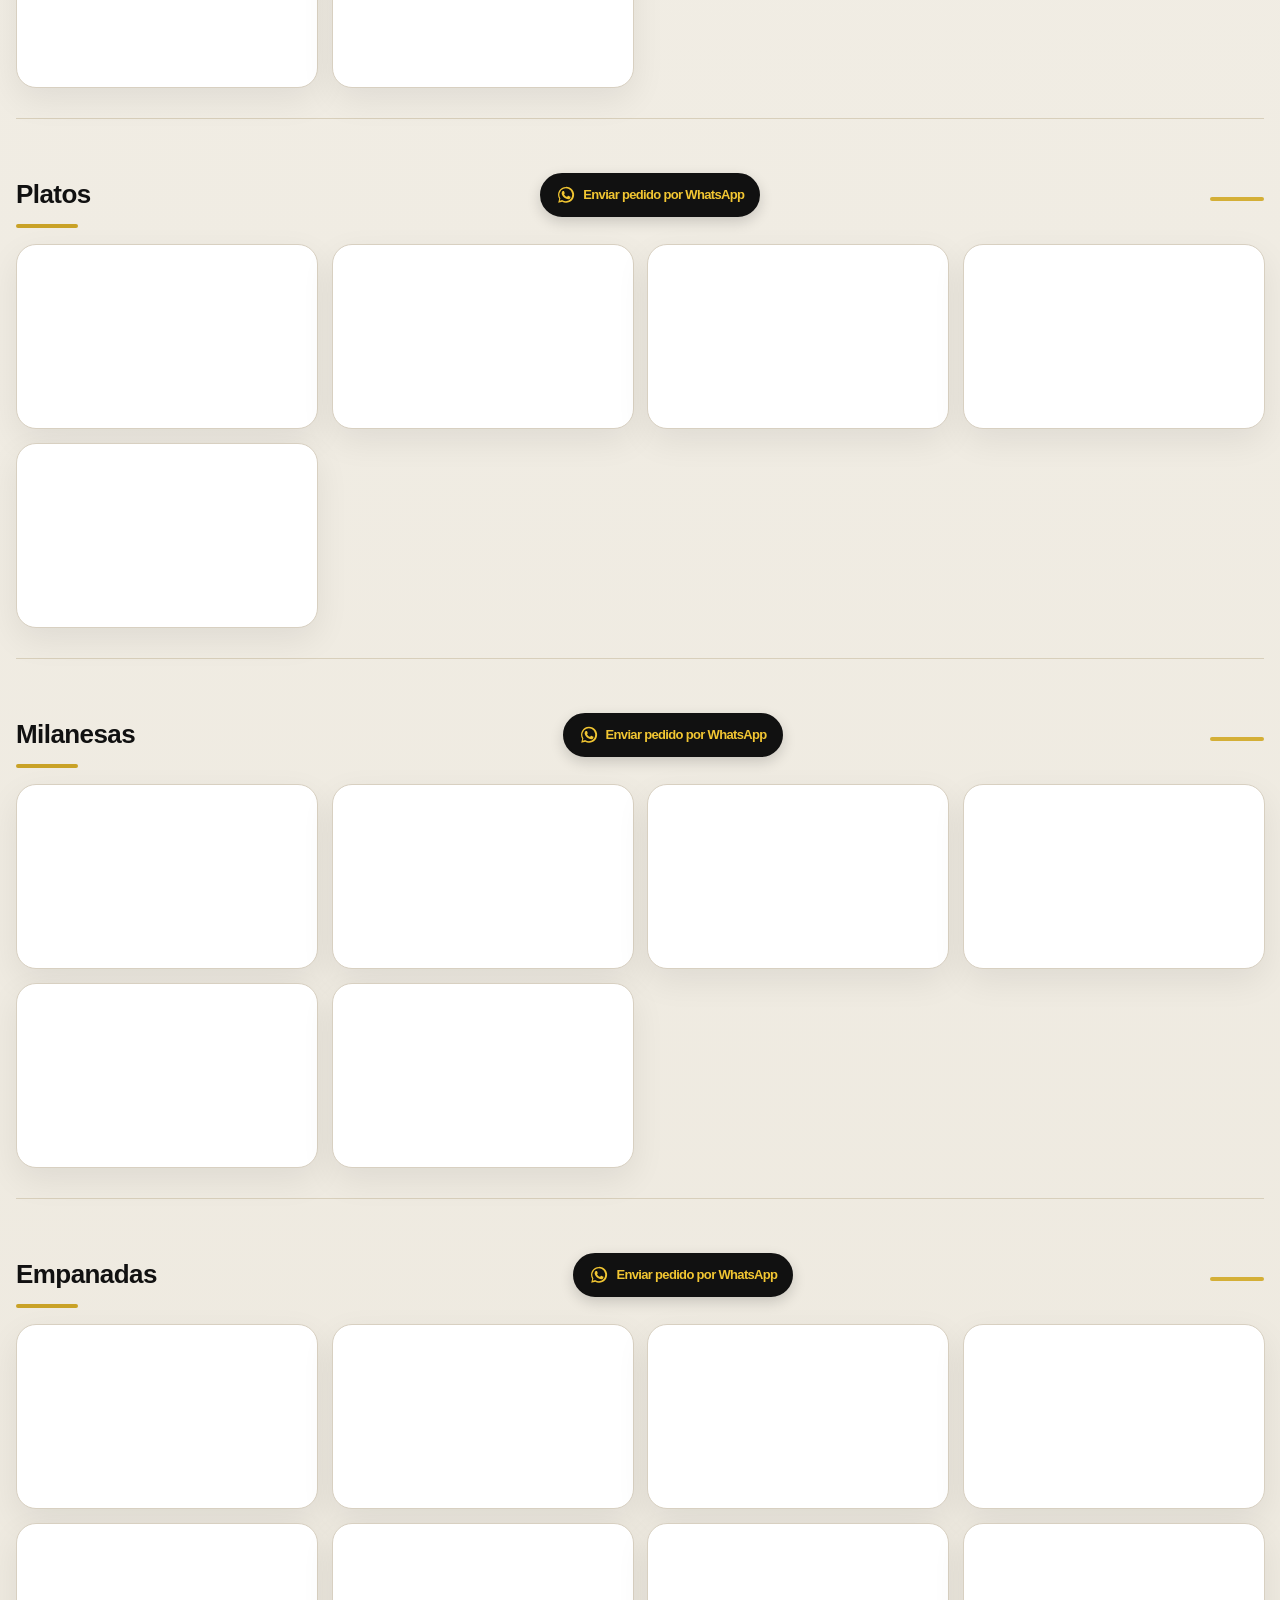
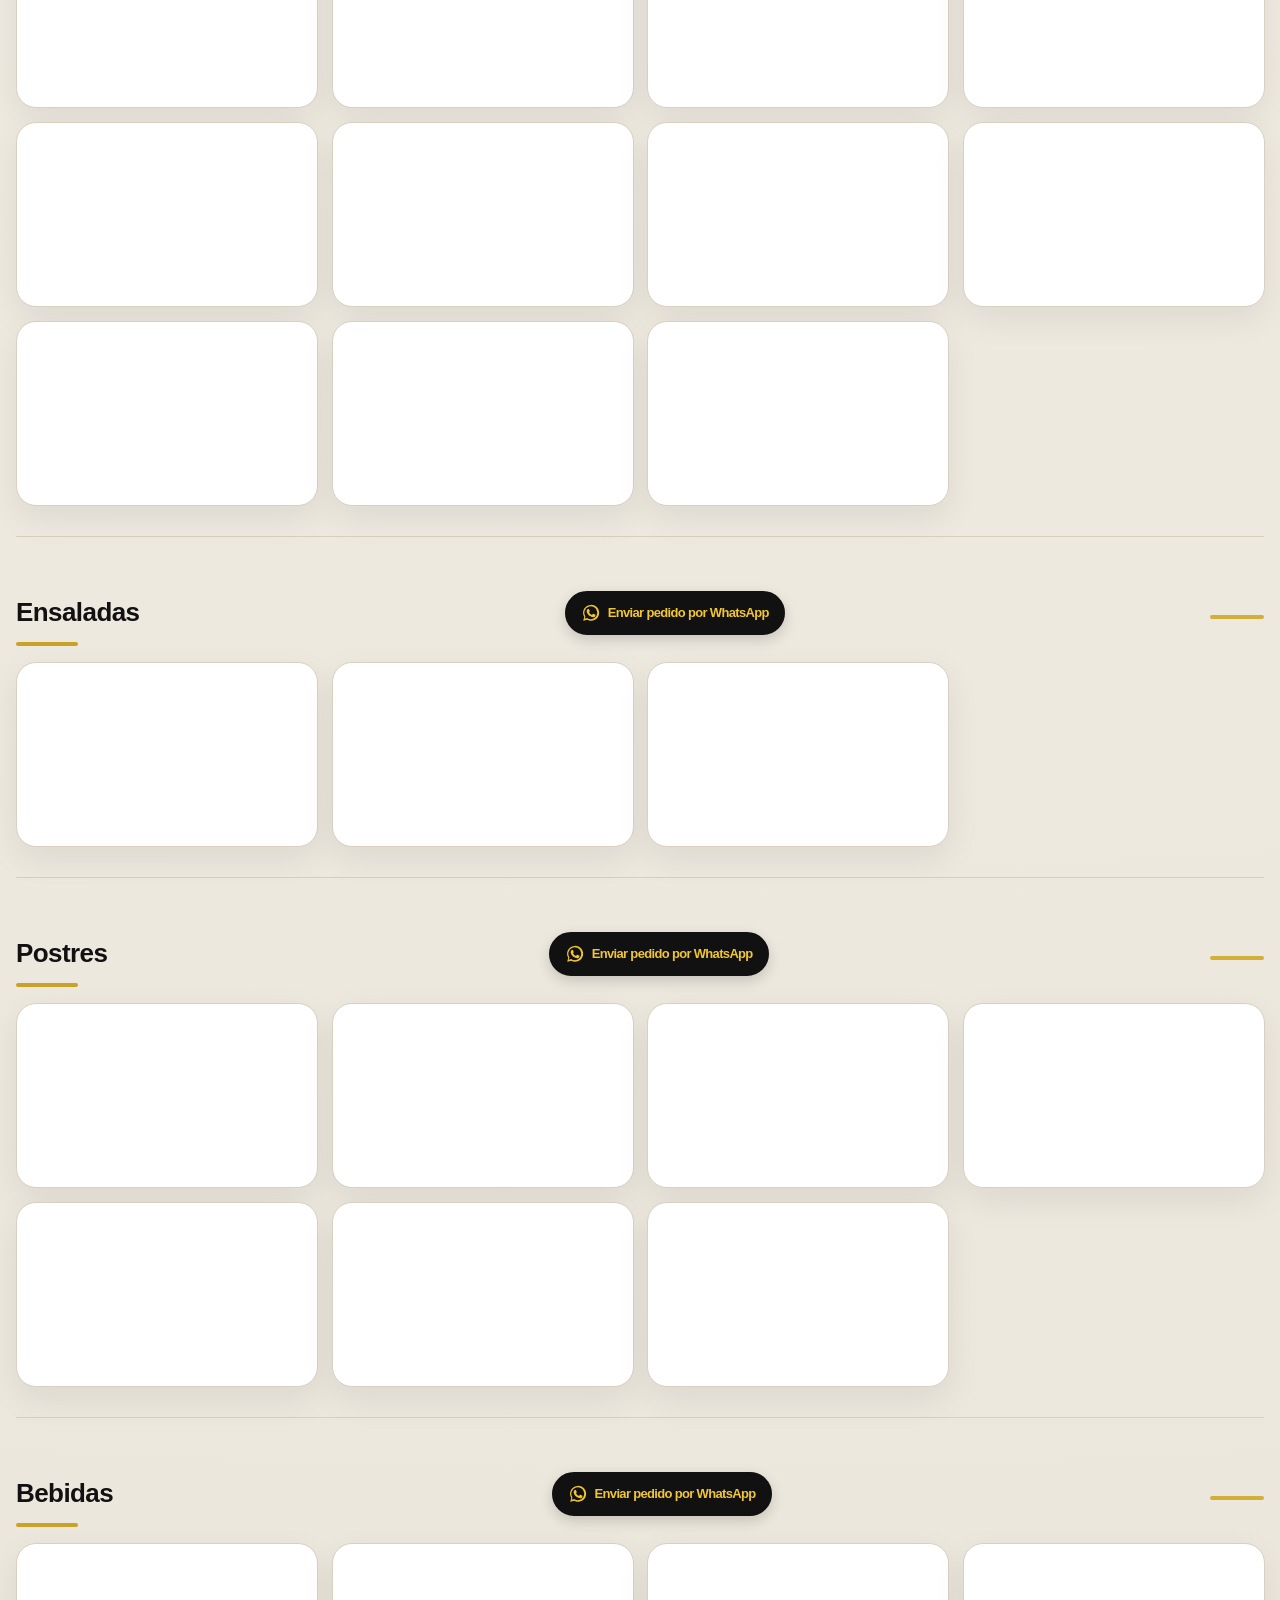
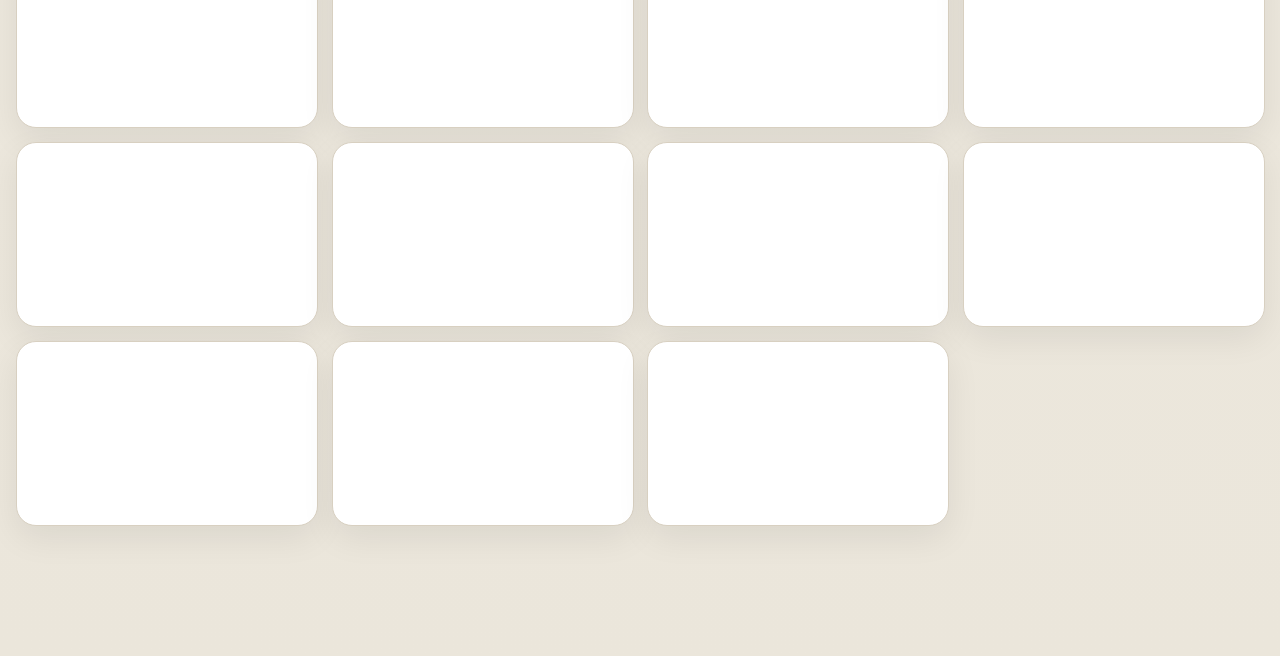
<file: index .html>
<!doctype html>
<html lang="es">
<head><meta charset="utf-8"><meta name="viewport" content="width=device-width,initial-scale=1,viewport-fit=cover">
<title>CONSUMA · Cocina</title>
<meta name="theme-color" content="#080808">
<meta name="description" content="CONSUMA · Cocina — pizzas, hamburguesas, lomos, empanadas, focaccias y pedidos online en San Luis.">
<meta name="apple-mobile-web-app-capable" content="yes">
<meta name="apple-mobile-web-app-status-bar-style" content="black-translucent">
<meta name="format-detection" content="telephone=no">






\n\n














































<link rel="stylesheet" href="./css/base.css">
<link rel="stylesheet" href="./css/checkout.css">
<link rel="stylesheet" href="./css/responsive.css">
</head>
<body>
<header><div class="top"><div class="brandWrap"><img class="brandLogo" src="./assets/generated/d6634bc2acb4185f.webp" alt="Logo original Consuma"><div class="brand">CONSUMA<small>ALMACÉN · CASA DE COMIDAS</small></div></div><div class="clock"><span id="time"></span><span class="status" id="status" aria-live="polite">—</span></div><div class="socialTop">
<button class="socialBtn waIcon" onclick="openCart()" aria-label="WhatsApp / finalizar pedido" title="WhatsApp / finalizar pedido"><svg viewBox="0 0 32 32"><path fill="currentColor" d="M16 3a12.6 12.6 0 0 0-10.8 19.1L3.5 28.5l6.6-1.7A12.7 12.7 0 1 0 16 3Zm0 22.9c-2 0-4-.6-5.7-1.6l-.4-.2-3.9 1 1.1-3.8-.3-.4A10.3 10.3 0 1 1 16 25.9Zm5.7-7.7c-.3-.2-1.9-.9-2.2-1-.3-.1-.5-.2-.7.2-.2.3-.8 1-.9 1.2-.2.2-.3.2-.7.1-1.8-.9-3-1.6-4.2-3.7-.3-.6.3-.5.9-1.8.1-.2 0-.4 0-.6l-1-2.5c-.3-.6-.6-.5-.9-.5h-.7c-.2 0-.6.1-1 .5-1.1 1.2-1.5 2.7-1.1 4.3.5 2.4 2.2 4.6 4.3 6.1 2.4 1.8 5.7 2.8 7.6 2 .8-.3 1.7-1.3 1.9-2.2.2-.8.2-1.5.1-1.7-.2-.2-.5-.3-.8-.5Z"/></svg></button>
<a class="socialBtn igIcon" href="https://www.instagram.com/consuma.ok/" target="_blank" rel="noopener" aria-label="Instagram" title="Instagram"><svg viewBox="0 0 32 32"><rect x="5" y="5" width="22" height="22" rx="6" fill="none" stroke="currentColor" stroke-width="2.7"/><circle cx="16" cy="16" r="5.3" fill="none" stroke="currentColor" stroke-width="2.7"/><circle cx="23.2" cy="8.9" r="1.5" fill="currentColor"/></svg></a>
<a class="socialBtn mapIcon" href="https://www.google.com/maps/search/?api=1&amp;query=Avenida%20Juan%20Gilberto%20Funes%20945%2C%20San%20Luis%2C%20Argentina" target="_blank" rel="noopener" aria-label="Cómo llegar a Consuma" title="Cómo llegar · Av. Juan Gilberto Funes 945">📍</a>

</div></div>
<div class="modes"><div><div class="mode active">🍳 COCINA</div><div class="mode">🛒 ALMACÉN</div></div></div>
<div class="nav"><div class="navin" id="nav"></div></div></header>
<main><div class="tools"><input id="search" placeholder="Buscar en la carta..." oninput="render()"></div><div id="content"></div></main>
<button class="cart" aria-label="Ver pedido" onclick="openCart()">🛒 <span id="count" aria-live="polite">0</span> · Ver pedido</button>
<div class="modal" id="modifierModal" aria-hidden="true"><div class="sheet modifierSheet"><button type="button" class="xclose" onclick="closeModifier()">×</button><h2 id="modTitle">Personalizá tu pedido</h2><p class="modHint">Elegí uno o más aderezos</p><div id="sauceGrid" class="sauceGrid"></div><button type="button" class="checkout" onclick="confirmModifier()">Agregar al carrito</button></div></div><div class="modal" id="modal" onclick="if(event.target===this)closeCart()"><div class="sheet orderSheet">
<div class="cartTitleRow"><h2>Tu pedido</h2><button class="xclose" onclick="closeCart()">×</button></div>
<div id="cartItems"></div>
<p class="sauces">Aderezos: Mayonesa · Ketchup · Mostaza · Salsa golf · Picante · Sin aderezo</p>
<div class="orderTotal"><span>Subtotal productos</span><b id="orderSubtotal">$0</b></div>
<div class="orderForm">
<div class="formLabel">¿CÓMO LO RECIBÍS?</div>
<div class="deliveryToggle"><button id="btnDelivery" class="active" type="button" onclick="setDeliveryMode('delivery')">🛵 Delivery</button><button id="btnPickup" type="button" onclick="setDeliveryMode('pickup')">🏪 Retiro</button></div>
<div class="form2"><label><span>NOMBRE *</span><input id="customerName" placeholder="Tu nombre" autocomplete="name"></label><label><span>TELÉFONO *</span><input id="customerPhone" placeholder="2664 123456" inputmode="tel" autocomplete="tel"></label></div>
<div id="deliveryFields" class="deliveryFields">
<label><span>DIRECCIÓN *</span><input id="customerAddress" placeholder="Calle y número" autocomplete="street-address"></label>
<div class="form2"><label><span>BARRIO / ZONA</span><input id="customerBarrio" placeholder="Barrio"></label><label><span>REFERENCIA / ENTRE CALLES</span><input id="customerRef" placeholder="Referencia"></label></div>
<div class="formLabel">ZONA DE ENVÍO *</div>
<div class="zoneGrid">
<button class="zoneBtn active" type="button" onclick="selectZone(this,'Dentro de las 4 avenidas',1500)"><b>4 Avenidas</b><small>$1.500</small></button>
<button class="zoneBtn" type="button" onclick="selectZone(this,'Pasando las 4 avenidas',2000)"><b>Pasando 4 Avenidas</b><small>$2.000</small></button>
<button class="zoneBtn" type="button" onclick="selectZone(this,'Zona Sur / 500 Viviendas',2500)"><b>Zona Sur / 500 Viviendas</b><small>$2.500</small></button>
<button class="zoneBtn" type="button" onclick="selectZone(this,'1.ª a 3.ª rotonda',null)"><b>1.ª a 3.ª rotonda</b><small>Consultar</small></button>
<button class="zoneBtn" type="button" onclick="selectZone(this,'Serranía Puntana',null)"><b>Serranía Puntana</b><small>Consultar</small></button>
<button class="zoneBtn" type="button" onclick="selectZone(this,'Juana Koslay',null)"><b>Juana Koslay</b><small>Consultar</small></button>
</div>
<button type="button" class="gpsBtn" onclick="shareGPS()">📍 Compartir mi ubicación</button>
<div id="gpsStatus" class="gpsStatus">Ubicación todavía no compartida.</div>
<div class="shippingLine"><span>Envío</span><b id="shippingText">$1.500</b></div>
</div>
<div class="form2"><label><span>FORMA DE PAGO *</span><select id="payment" onchange="toggleChange()"><option value="">Elegir</option><option>Efectivo</option><option>Transferencia</option></select></label><label id="changeField" class="hidden"><span>¿CON CUÁNTO PAGÁS?</span><input id="changeFor" inputmode="numeric" placeholder="Ej. 30000"></label></div>
<label><span>ACLARACIONES</span><textarea id="orderNote" maxlength="400" placeholder="Ej.: sin cebolla, tocar timbre..."></textarea></label>
<div class="orderTotal grand"><span>Total estimado</span><b id="grandTotal">$0</b></div>
<div class="note">Las zonas “Consultar” no suman costo automático. Se confirma por WhatsApp.</div>
<div id="formError" class="formError"></div>
<button class="checkout" onclick="sendWA()">Finalizar por WhatsApp</button>
</div></div></div>





























<script src="./js/productos.js?v=20260819-2125" defer></script>
<script src="./js/carrito.js?v=20260819-2125" defer></script>
<script src="./js/checkout.js?v=20260819-2125" defer></script>
<script src="./js/whatsapp.js?v=20260819-2145" defer></script>
<script src="./js/app.js?v=20260819-2145" defer></script>
<script src="./js/consuma-menu-update-2026-08-21.js?v=20260821" defer></script>
</body></html>
</file>
<file: css/base.css>
/* Media pizza: botones oro, redondeados y alto contraste */
.halfBtn,.halfPizzaBtn,[data-half],button[onclick*="half" i],button[onclick*="mitad" i]{
  background:linear-gradient(145deg,#F0D06A,#C9A227)!important;
  color:#080808!important;
  border:2px solid #F6DF8A!important;
  border-radius:999px!important;
  font-weight:950!important;
  text-shadow:none!important;
  box-shadow:0 5px 14px rgba(0,0,0,.38), inset 0 1px 0 rgba(255,255,255,.28)!important;
}
.halfBtn strong,.halfPizzaBtn strong,[data-half] strong,
button[onclick*="half" i] strong,button[onclick*="mitad" i] strong{
  color:#080808!important;
  font-weight:950!important;
}
.halfBtn:active,.halfPizzaBtn:active,[data-half]:active,
button[onclick*="half" i]:active,button[onclick*="mitad" i]:active{
  transform:scale(.98)!important;
}

/* Pollos al horno de barro · 2026-09-15 */
.polloFeature{margin:22px 0 34px;border:1px solid rgba(255,196,0,.35);border-radius:22px;overflow:hidden;background:#0b0b0b;color:#fff;box-shadow:0 14px 34px rgba(0,0,0,.18)}
.polloFeatureHead{padding:22px 22px 14px}.polloFeatureHead h2{margin:0 0 6px;color:#ffc400;font-size:clamp(25px,4vw,38px)}.polloFeatureHead p{margin:0;color:#ddd}.polloBadge{display:inline-block;margin-bottom:10px;padding:6px 10px;border-radius:999px;background:#ffc400;color:#090909;font-weight:900;font-size:12px;letter-spacing:.4px}.polloMedia{display:grid;grid-template-columns:1fr 1.15fr;gap:0;background:#000}.polloMedia img,.polloMedia video{width:100%;height:100%;min-height:300px;max-height:480px;object-fit:cover;display:block}.polloOffers{display:grid;grid-template-columns:repeat(3,1fr);gap:12px;padding:18px}.polloOffer{background:#151515;border:1px solid #333;border-radius:16px;padding:16px}.polloOffer h3{margin:0 0 6px}.polloOffer .price{color:#ffc400;font-size:24px;font-weight:900}.polloOffer p{color:#ccc;min-height:38px}.polloActions{display:flex;gap:10px;flex-wrap:wrap;padding:0 18px 20px}.polloOrderBtn{display:inline-flex;align-items:center;justify-content:center;gap:8px;background:#ffc400;color:#090909;text-decoration:none;border:0;border-radius:999px;padding:13px 18px;font-weight:900}.polloAdd{border:1px solid #ffc400;background:#111;color:#ffc400;border-radius:999px;padding:12px 16px;font-weight:800;cursor:pointer}@media(max-width:760px){.polloMedia{grid-template-columns:1fr}.polloMedia img{display:none}.polloMedia video{min-height:210px;max-height:280px}.polloOffers{grid-template-columns:1fr}.polloOffer p{min-height:0}}

/* Hero Offer · Pollos al horno de barro · 2026-09-18 */
.heroOffer{margin:18px 0 34px;border-radius:24px;overflow:hidden;background:#080808;box-shadow:0 18px 44px rgba(0,0,0,.3);border:1px solid rgba(255,196,0,.4)}
.heroOfferMedia{position:relative;min-height:620px;display:flex;align-items:flex-end;isolation:isolate;background:#111 url('../assets/pollo-horno-consuma.jpg') center/cover no-repeat}
.heroOfferVideo{position:absolute;inset:0;width:100%;height:100%;object-fit:cover;z-index:-2}
.heroOfferShade{position:absolute;inset:0;z-index:-1;background:linear-gradient(180deg,rgba(0,0,0,.12) 0%,rgba(0,0,0,.34) 38%,rgba(0,0,0,.92) 100%)}
.heroOfferContent{width:100%;padding:clamp(24px,5vw,54px);color:#fff}
.heroOfferBadge{display:inline-block;padding:8px 13px;border-radius:999px;background:#ffc400;color:#080808;font-size:12px;font-weight:950;letter-spacing:.65px}
.heroOffer h2{margin:13px 0 6px;font-size:clamp(38px,7vw,78px);line-height:.9;letter-spacing:-1.5px;color:#fff;text-shadow:0 3px 18px rgba(0,0,0,.55)}
.heroOffer h2 strong{display:block;color:#ffc400;font-size:.56em;letter-spacing:.5px;margin-top:8px}
.heroOfferLead{margin:14px 0 18px;font-size:clamp(16px,2.2vw,22px);font-weight:750;color:#fff}
.heroOfferPrices{display:grid;grid-template-columns:repeat(3,minmax(0,1fr));gap:10px;max-width:820px}
.heroOfferPrices button{appearance:none;text-align:left;border:1px solid rgba(255,196,0,.5);background:rgba(8,8,8,.78);backdrop-filter:blur(8px);color:#fff;border-radius:16px;padding:13px 15px;cursor:pointer}
.heroOfferPrices span,.heroOfferPrices b,.heroOfferPrices small{display:block}
.heroOfferPrices span{font-weight:800}.heroOfferPrices b{font-size:clamp(22px,3vw,30px);color:#ffc400;margin:2px 0}.heroOfferPrices small{font-weight:800;color:#fff}
.heroOfferCTA{display:inline-flex;align-items:center;justify-content:center;margin-top:16px;padding:14px 20px;border-radius:999px;background:#ffc400;color:#080808;text-decoration:none;font-weight:950;box-shadow:0 8px 24px rgba(0,0,0,.3)}
@media(max-width:760px){.heroOffer{margin:12px 0 26px;border-radius:18px}.heroOfferMedia{min-height:610px}.heroOfferContent{padding:22px 16px}.heroOffer h2{font-size:48px}.heroOfferPrices{grid-template-columns:1fr}.heroOfferPrices button{display:grid;grid-template-columns:1fr auto;align-items:center}.heroOfferPrices button b{grid-column:2;grid-row:1/3}.heroOfferPrices button small{font-size:11px}.heroOfferCTA{width:100%;box-sizing:border-box}.heroOfferBadge{font-size:10px}}
@media(prefers-reduced-motion:reduce){.heroOfferVideo{display:none}}

/* Hero Offer · Pollos al horno de barro · 2026-09-18 */
.heroOffer{margin:18px 0 34px;border:2px solid #ffc400;border-radius:24px;overflow:hidden;background:#080808;color:#fff;box-shadow:0 18px 46px rgba(0,0,0,.30)}
.heroOfferMedia{position:relative;min-height:600px;background:#000;overflow:hidden}
.heroOfferVideo{position:absolute;inset:0;width:100%;height:100%;object-fit:cover;display:block}
.heroOfferShade{position:absolute;inset:0;background:linear-gradient(90deg,rgba(0,0,0,.90) 0%,rgba(0,0,0,.70) 45%,rgba(0,0,0,.30) 100%)}
.heroOfferContent{position:relative;z-index:2;display:flex;min-height:600px;max-width:720px;flex-direction:column;justify-content:center;align-items:flex-start;padding:42px}
.heroOfferBadge{display:inline-block;padding:8px 13px;border-radius:999px;background:#ffc400;color:#080808;font-weight:950;font-size:12px;letter-spacing:.45px}
.heroOffer h2{margin:16px 0 8px;font-size:clamp(42px,7vw,76px);line-height:.94;letter-spacing:-1px;color:#fff}.heroOffer h2 strong{display:block;color:#ffc400}
.heroOfferLead{margin:4px 0 20px;font-size:18px;font-weight:800;color:#fff}
.heroOfferPrices{display:grid;grid-template-columns:repeat(3,1fr);gap:10px;width:100%;margin:0 0 16px}
.heroOfferPrices button{background:rgba(8,8,8,.88);border:1px solid rgba(255,196,0,.55);border-radius:16px;padding:14px 12px;color:#fff;text-align:left;cursor:pointer;backdrop-filter:blur(5px)}
.heroOfferPrices span,.heroOfferPrices b,.heroOfferPrices small{display:block}.heroOfferPrices span{font-weight:800}.heroOfferPrices b{margin:4px 0;color:#ffc400;font-size:24px}.heroOfferPrices small{font-weight:900;color:#fff}
.heroOfferCTA{display:inline-flex;align-items:center;justify-content:center;width:100%;box-sizing:border-box;background:#ffc400;color:#080808;text-decoration:none;border-radius:999px;padding:16px 22px;font-size:17px;font-weight:950;box-shadow:0 8px 24px rgba(255,196,0,.24)}
@media(max-width:760px){.heroOffer{margin-top:14px;border-radius:18px}.heroOfferMedia,.heroOfferContent{min-height:610px}.heroOfferShade{background:linear-gradient(180deg,rgba(0,0,0,.30) 0%,rgba(0,0,0,.82) 48%,rgba(0,0,0,.96) 100%)}.heroOfferContent{justify-content:flex-end;padding:22px 16px}.heroOffer h2{font-size:clamp(38px,13vw,58px)}.heroOfferLead{font-size:15px}.heroOfferPrices{grid-template-columns:1fr}.heroOfferPrices button{display:grid;grid-template-columns:1fr auto;align-items:center;padding:10px 12px}.heroOfferPrices button b{grid-column:2;grid-row:1/3;margin:0;font-size:22px}.heroOfferPrices button small{font-size:11px}.heroOfferCTA{font-size:15px;padding:15px 16px}}
</file>
<file: css/checkout.css>
:root{--gold:#C9A227;--gold2:#F4D675;--gold3:#8D6B12;--black:#070707;--paper:#F3F0E9;--white:#fff;--muted:#68645c}
*{box-sizing:border-box}body{margin:0;font-family:Inter,ui-sans-serif,-apple-system,BlinkMacSystemFont,'Segoe UI',Arial,sans-serif;background:radial-gradient(circle at 50% -10%,#fff 0,#f6f3ec 32%,#ebe6db 100%);color:#111;-webkit-font-smoothing:antialiased;text-rendering:optimizeLegibility}
header{position:sticky;top:0;z-index:20;background:#080808;color:white;border-bottom:2px solid var(--gold)}
.top{max-width:1280px;margin:auto;display:flex;align-items:center;gap:14px;padding:12px 16px}
.brand{font-weight:950;font-size:24px;letter-spacing:.5px} .clock{margin-left:auto;border:1px solid #443a20;border-radius:14px;padding:9px 12px;color:var(--gold2);font-weight:900}
.status{font-size:12px;background:#159447;color:white;border-radius:999px;padding:6px 9px;margin-left:6px}
.wa{border:0;border-radius:12px;background:linear-gradient(135deg,#F5DE85,#C6A02A 52%,#94700F);padding:11px 14px;font-weight:900;cursor:pointer}
.modes{background:white;border-bottom:1px solid #ddd}.modes>div{max-width:1280px;margin:auto;display:flex;gap:10px;padding:10px 16px}
.mode{flex:1;border:1px solid #ddd;border-radius:999px;padding:11px;text-align:center;font-weight:900}.mode.active{background:#080808;color:var(--gold2)}
.nav{background:#0b0b0b;overflow:auto;white-space:nowrap}.navin{max-width:1280px;margin:auto;display:flex;gap:6px;padding:8px 12px}
.nav button{border:0;background:transparent;color:white;font-weight:800;padding:11px 15px;border-radius:12px;cursor:pointer}.nav button.active{background:linear-gradient(135deg,#F5DE85,#C6A02A 52%,#94700F);color:#080808}
main{max-width:1280px;margin:auto;padding:18px 16px 100px}.tools{display:flex;gap:10px;margin-bottom:16px}input{width:100%;padding:13px 15px;border:1px solid #cfc7b7;border-radius:13px;font-size:16px}
h2{margin:22px 0 12px;font-size:26px}.goldline{width:62px;height:4px;background:var(--gold);border-radius:5px;margin-top:-7px;margin-bottom:16px}
.grid{display:grid;grid-template-columns:repeat(4,1fr);gap:14px}
.card{background:white;border:1px solid #d8d0c1;border-radius:20px;overflow:hidden;box-shadow:0 12px 34px #00000012}
.promo{height:440px;position:relative;background:#090909;border:1px solid #b89327;color:white;isolation:isolate}
.pbg{position:absolute;inset:0;background-size:cover;background-position:center 58%;transform:scale(1.035)}
.promo-bg-8{background-size:cover;background-position:center center;transform:none}
.promo::after{content:"";position:absolute;inset:0;background:linear-gradient(to bottom,rgba(0,0,0,.04) 0%,rgba(0,0,0,.02) 52%,rgba(0,0,0,.92) 78%,#050505 100%)}
.pcontent{position:absolute;z-index:2;left:0;right:0;bottom:0;padding:17px}.pill{display:inline-block;background:#080808;border:1px solid var(--gold);color:var(--gold2);padding:6px 10px;border-radius:999px;font-weight:900;font-size:12px}
.pcontent h3{font-size:19px;margin:9px 0 10px;line-height:1.12}.row{display:flex;align-items:center;gap:10px;border-top:1px solid #5b4a20;padding-top:11px}
.price{font-size:25px;font-weight:950;color:var(--gold2)}.add{margin-left:auto;width:45px;height:45px;border:0;border-radius:50%;font-size:27px;font-weight:800;background:linear-gradient(135deg,#F5DE85,#C6A02A 52%,#94700F);cursor:pointer}
.product{padding:16px;min-height:185px;display:flex;flex-direction:column}.product h3{margin:0 0 8px;font-size:17px}.desc{font-size:13px;color:var(--muted);line-height:1.35;min-height:36px}.product .row{margin-top:auto;border-top:1px solid #eee;padding-top:12px}
.product .price{color:#161616;font-size:20px}.soon{font-weight:900;color:#806514;background:#f6edce;border-radius:999px;padding:7px 10px;font-size:12px}
.cart{position:fixed;right:18px;bottom:18px;z-index:30;background:linear-gradient(135deg,#F5DE85,#C6A02A 52%,#94700F);border:0;border-radius:999px;padding:15px 20px;font-weight:950;box-shadow:0 10px 28px #0004;cursor:pointer}
.modal{display:none;position:fixed;inset:0;background:#0009;z-index:50;align-items:flex-end;justify-content:center}.modal.open{display:flex}.sheet{width:min(680px,100%);max-height:80vh;overflow:auto;background:white;border-radius:24px 24px 0 0;padding:20px}.ci{display:flex;gap:8px;align-items:center;padding:10px 0;border-bottom:1px solid #eee}.ci b{flex:1}.remove{border:0;background:#eee;border-radius:8px;padding:7px 9px}.checkout{width:100%;border:0;border-radius:13px;background:#080808;color:var(--gold2);font-weight:950;padding:14px;margin-top:14px}
.sauces{font-size:13px;color:#555;margin:8px 0 0}
@media(max-width:900px){.grid{grid-template-columns:repeat(2,1fr)}.promo{height:430px}.brand{font-size:21px}}
@media(max-width:520px){.top{gap:7px;padding:9px}.brand{font-size:19px}.clock{font-size:13px;padding:8px}.wa{font-size:11px;padding:9px}main{padding:12px 10px 95px}.grid{gap:9px}.promo{height:360px;border-radius:14px}.pcontent{padding:11px}.pcontent h3{font-size:15px}.price{font-size:20px}.product{padding:12px;min-height:180px}.product h3{font-size:15px}}

/* 3.0 — PROMOS UNIFICADAS: la web manda, no el flyer */
.grid{align-items:stretch}
.promo{
  height:430px!important;
  display:block!important;
  position:relative!important;
  border-radius:20px!important;
  overflow:hidden!important;
  background:#080808!important;
  border:1px solid rgba(212,175,55,.72)!important;
  box-shadow:0 14px 34px rgba(0,0,0,.16)!important;
}
.promo .pbg{
  position:absolute!important;
  inset:0!important;
  width:100%!important;
  height:72%!important;
  background-repeat:no-repeat!important;
  background-size:cover!important;
  background-position:center center!important;
  transform:none!important;
  filter:saturate(.98) contrast(1.02)!important;
}
.promo::before{
  content:""!important;
  position:absolute!important;
  z-index:1!important;
  left:0!important;right:0!important;bottom:0!important;
  height:36%!important;
  background:linear-gradient(180deg,rgba(8,8,8,0) 0%,rgba(8,8,8,.92) 22%,#080808 42%,#080808 100%)!important;
}
.promo::after{display:none!important}
.promo .pcontent{
  position:absolute!important;
  z-index:3!important;
  left:0!important;right:0!important;bottom:0!important;
  height:34%!important;
  padding:15px 16px 14px!important;
  display:flex!important;
  flex-direction:column!important;
  justify-content:flex-end!important;
  background:#080808!important;
}
.promo .pill{
  position:absolute!important;
  left:15px!important;
  top:-15px!important;
  margin:0!important;
  background:linear-gradient(135deg,#F2D36A,#B78B1D)!important;
  color:#080808!important;
  border:0!important;
  border-radius:999px!important;
  padding:7px 11px!important;
  font-size:11px!important;
  font-weight:950!important;
  letter-spacing:.05em!important;
  box-shadow:0 5px 14px rgba(0,0,0,.3)!important;
}
.promo .pcontent h3{
  color:#fff!important;
  font-size:17px!important;
  line-height:1.15!important;
  font-weight:900!important;
  margin:0 0 11px!important;
  min-height:39px!important;
  text-shadow:none!important;
}
.promo .row{
  width:100%!important;
  display:flex!important;
  align-items:center!important;
  gap:10px!important;
  border-top:1px solid rgba(212,175,55,.34)!important;
  padding-top:10px!important;
}
.promo .price{
  color:#E6C552!important;
  font-size:23px!important;
  line-height:1!important;
  font-weight:950!important;
  font-variant-numeric:tabular-nums!important;
}
.promo .add{
  margin-left:auto!important;
  width:42px!important;height:42px!important;
  min-width:42px!important;
  border-radius:50%!important;
  border:1px solid #E1BF4B!important;
  background:linear-gradient(145deg,#F1D36C,#A87C12)!important;
  color:#080808!important;
  box-shadow:none!important;
}
/* Todos los fondos usan el mismo encuadre base. */
.promo-bg-1,.promo-bg-2,.promo-bg-3,.promo-bg-4,
.promo-bg-5,.promo-bg-6,.promo-bg-7,.promo-bg-8{
  background-size:cover!important;
  transform:none!important;
}
/* Ajuste manual por producto, sin cambiar la estructura. */
.promo-bg-1{background-position:center 47%!important}
.promo-bg-2{background-position:center 48%!important}
.promo-bg-3{background-position:center 50%!important}
.promo-bg-4{background-position:center 52%!important}
.promo-bg-5{background-position:center 53%!important;background-size:116%!important}
.promo-bg-6{background-position:center 51%!important}
.promo-bg-7{background-position:center 50%!important}
.promo-bg-8{background-position:center 48%!important}
@media(max-width:900px){.promo{height:405px!important}}
@media(max-width:520px){
 .promo{height:350px!important;border-radius:15px!important}
 .promo .pbg{height:70%!important}
 .promo .pcontent{height:36%!important;padding:12px!important}
 .promo .pill{left:11px!important;top:-13px!important;padding:6px 9px!important;font-size:9px!important}
 .promo .pcontent h3{font-size:14px!important;min-height:33px!important;margin-bottom:8px!important}
 .promo .price{font-size:19px!important}
 .promo .add{width:38px!important;height:38px!important;min-width:38px!important}
}

.brandWrap{display:flex;align-items:center;gap:10px}.brandLogo{width:52px;height:52px;object-fit:contain;border-radius:50%;background:#090909}.brand small{display:block;font-size:8px;letter-spacing:1.8px;color:var(--gold2);margin-top:2px}
.socialTop{display:flex;gap:7px}.socialBtn{width:42px;height:42px;border-radius:50%;display:inline-flex;align-items:center;justify-content:center;border:1px solid #333;cursor:pointer;text-decoration:none}.socialBtn svg{width:23px;height:23px}.waIcon{background:#25D366;color:#fff;border-color:#25D366}.igIcon{background:linear-gradient(135deg,#833AB4,#C13584,#E1306C,#F77737,#FCAF45);color:#fff;border:0}.mapsIcon{background:#fff}
.modifierSheet{position:relative}.xclose{position:absolute;right:16px;top:14px;border:0;background:#eee;width:34px;height:34px;border-radius:50%;font-size:22px}.modHint{color:#666;margin-top:-8px}.sauceGrid{display:grid;grid-template-columns:repeat(2,1fr);gap:9px;margin:15px 0}.sauceOpt{border:1px solid #ddd;border-radius:12px;padding:11px;display:flex;align-items:center;gap:8px;font-weight:750}.sauceOpt:has(input:checked){border-color:#C9A227;background:#fbf6e5}.medallonRow{align-items:center;gap:8px;border:1px solid #C9A227;background:#0a0a0a;color:#fff;border-radius:13px;padding:13px;margin:10px 0}.medallonRow span{flex:1}.medallonRow b{color:#F0D06A}
@media(max-width:620px){.brandLogo{width:42px;height:42px}.brand small{display:none}.socialBtn{width:36px;height:36px}.socialBtn svg{width:20px;height:20px}.clock{margin-left:auto}.sauceGrid{grid-template-columns:1fr 1fr}}

.menuSection{scroll-margin-top:155px;padding:10px 0 30px}.menuSection+.menuSection{border-top:1px solid #d8cfbb;padding-top:28px}.nav{position:sticky;top:76px;z-index:15}.nav button{transition:.16s}.qtyCtl{display:flex;align-items:center;gap:7px}.qtyCtl button{width:31px;height:31px;border-radius:50%;border:1px solid #cfc7b7;background:#fff;font-size:19px;font-weight:900}.ci small{display:block;color:#666;margin-top:3px}.ci{flex-wrap:wrap}.orderSheet{max-height:92vh}.cartTitleRow{display:flex;align-items:center;justify-content:space-between}.orderForm{display:grid;gap:11px;margin-top:15px;border-top:1px solid #ddd;padding-top:15px}.formLabel{font-size:10px;font-weight:950;letter-spacing:.08em;color:#645f54}.deliveryToggle,.form2{display:grid;grid-template-columns:1fr 1fr;gap:8px}.deliveryToggle button{border:1px solid #d8d0c0;background:#fff;border-radius:12px;padding:11px;font-weight:900}.deliveryToggle button.active{background:#080808;color:#F0D06A;border-color:#080808}.orderForm label{display:grid;gap:5px}.orderForm label>span{font-size:10px;font-weight:900;color:#645f54}.orderForm input,.orderForm select,.orderForm textarea{width:100%;border:1px solid #d8d0c0;border-radius:11px;padding:11px;background:#fff}.orderForm textarea{min-height:70px;resize:vertical}.deliveryFields{display:grid;gap:10px;border:1px solid #ddd2bb;background:#faf8f2;border-radius:15px;padding:12px}.zoneGrid{display:grid;grid-template-columns:1fr 1fr;gap:8px}.zoneBtn{border:1px solid #d8d0c0;background:#fff;border-radius:12px;padding:10px;text-align:left}.zoneBtn b,.zoneBtn small{display:block}.zoneBtn small{margin-top:3px;color:#666}.zoneBtn.active{background:#080808;color:#fff;border-color:#C9A227}.zoneBtn.active b{color:#F0D06A}.zoneBtn.active small{color:#ddd}.gpsBtn{border:0;border-radius:11px;padding:11px;background:#eaf8ee;color:#146c2e;font-weight:900}.gpsStatus{font-size:11px;color:#666}.shippingLine,.orderTotal{display:flex;justify-content:space-between;align-items:center;border-radius:11px;padding:10px 12px;background:#fff4c9;border:1px solid #dfc565}.orderTotal.grand{background:#080808;color:#fff;border-color:#C9A227}.orderTotal.grand b{color:#F0D06A;font-size:21px}.formError{display:none;padding:9px 10px;border-radius:10px;background:#fff0f0;color:#a51616;border:1px solid #efb5b5;font-size:12px}.formError.show{display:block}.hidden{display:none!important}
@media(max-width:620px){.menuSection{scroll-margin-top:140px}.form2,.zoneGrid{grid-template-columns:1fr}.orderSheet{border-radius:20px 20px 0 0}.nav{top:70px}}

.halfBtn{border:1px solid #c9a227;background:#fff8df;color:#59450b;border-radius:999px;padding:8px 10px;font-weight:900;font-size:11px;white-space:nowrap;cursor:pointer}
@media(max-width:520px){.product .row{flex-wrap:wrap}.halfBtn{order:3;width:100%;margin-top:4px;padding:8px}.product .add{margin-left:auto}}

/* PROMOS — ARTE ORIGINAL COMPLETO, SIN RECORTE */
.card.promo .pbg{
  height:auto !important;
  aspect-ratio:auto !important;
  overflow:hidden;
  background:#080808;
}
.card.promo .pbg img{
  width:100% !important;
  height:auto !important;
  max-height:none !important;
  aspect-ratio:auto !important;
  object-fit:contain !important;
  object-position:center center !important;
  display:block !important;
}


/* FIX DEFINITIVO PROMOS:
   flyer completo visible + comida visible + datos debajo, sin tapar la imagen */
#sec-promos .card.promo{
  height:auto !important;
  min-height:0 !important;
  display:flex !important;
  flex-direction:column !important;
  position:relative !important;
  overflow:hidden !important;
  background:#080808 !important;
}
#sec-promos .card.promo .pbg{
  position:relative !important;
  inset:auto !important;
  flex:none !important;
  width:100% !important;
  height:auto !important;
  aspect-ratio:2 / 3 !important;
  background-size:contain !important;
  background-repeat:no-repeat !important;
  background-position:center center !important;
  transform:none !important;
  filter:none !important;
  background-color:#080808 !important;
}
#sec-promos .card.promo::after,
#sec-promos .card.promo::before{
  display:none !important;
  content:none !important;
}
#sec-promos .card.promo .pcontent{
  position:relative !important;
  inset:auto !important;
  left:auto !important;
  right:auto !important;
  bottom:auto !important;
  z-index:2 !important;
  width:100% !important;
  height:auto !important;
  padding:14px 16px 16px !important;
  background:#111 !important;
  box-sizing:border-box !important;
}
#sec-promos .card.promo .pill{
  position:static !important;
  display:inline-block !important;
}
#sec-promos .card.promo .pcontent h3{
  min-height:42px !important;
}
@media(max-width:520px){
  #sec-promos .card.promo{height:auto !important}
  #sec-promos .card.promo .pbg{
    height:auto !important;
    aspect-ratio:2 / 3 !important;
    background-size:contain !important;
  }
  #sec-promos .card.promo .pcontent{
    height:auto !important;
    padding:10px !important;
  }
}



\nhtml{width:100%;max-width:100%;overflow-x:hidden;scroll-behavior:smooth}\nbody{width:100%;max-width:100%;overflow-x:hidden;min-height:100dvh}\nbutton,a,input,select,textarea{font:inherit}\nbutton,a{touch-action:manipulation;-webkit-tap-highlight-color:transparent}\nbutton:focus-visible,a:focus-visible,input:focus-visible,select:focus-visible,textarea:focus-visible{outline:3px solid #F0D06A;outline-offset:2px}\n.top,.brandWrap,.socialTop,.nav,.navin,main,.grid,.card{min-width:0}\n.navin{-webkit-overflow-scrolling:touch;scrollbar-width:none}.navin::-webkit-scrollbar{display:none}\n.cart{bottom:calc(14px + env(safe-area-inset-bottom));right:calc(14px + env(safe-area-inset-right))}\n.sheet{padding-bottom:calc(20px + env(safe-area-inset-bottom));overscroll-behavior:contain}\n.orderSheet{max-height:calc(100dvh - 10px)!important}.modal{overscroll-behavior:contain}\n.orderForm input,.orderForm select,.orderForm textarea,#search{font-size:16px!important}\n.product h3,.desc,.promo .pcontent h3{overflow-wrap:anywhere}\n.qtyCtl button,.xclose,.add,.socialBtn{min-width:44px;min-height:44px}\n@media(max-width:700px){\n header{position:static!important}\n .top{display:grid!important;grid-template-columns:minmax(0,1fr) auto!important;grid-template-areas:"brand social" "clock clock"!important;align-items:center!important;gap:7px 8px!important;padding:9px 10px!important}\n .brandWrap{grid-area:brand!important;display:flex!important;align-items:center!important;gap:8px!important}\n .brandLogo{width:50px!important;height:50px!important;min-width:50px!important}.brand{font-size:20px!important;line-height:1!important;white-space:nowrap!important}.brand small{display:none!important}\n .socialTop{grid-area:social!important;display:flex!important;gap:5px!important;justify-self:end!important}.socialBtn{width:40px!important;height:40px!important;min-width:40px!important;min-height:40px!important}.socialBtn svg{width:22px!important;height:22px!important}\n .clock{grid-area:clock!important;margin:0!important;width:100%!important;display:flex!important;justify-content:center!important;align-items:center!important;gap:8px!important;padding:5px 8px!important;font-size:12px!important;border-radius:10px!important}\n .modes>div{padding:8px 10px!important}.mode{padding:10px 12px!important;font-size:14px!important}\n .nav{position:sticky!important;top:0!important;z-index:40!important;padding:0!important}.navin{overflow-x:auto!important;display:flex!important;gap:6px!important;padding:8px 10px!important}.nav button{flex:0 0 auto!important;width:auto!important;min-width:auto!important;white-space:nowrap!important;padding:9px 13px!important;font-size:13px!important;border-radius:999px!important}\n .menuSection{scroll-margin-top:58px!important}main{padding-left:10px!important;padding-right:10px!important}.cart{max-width:calc(100vw - 28px)!important;padding:12px 16px!important}\n}\n@media(max-width:390px){.brandLogo{width:44px!important;height:44px!important;min-width:44px!important}.brand{font-size:18px!important}.socialBtn{width:38px!important;height:38px!important;min-width:38px!important;min-height:38px!important}.socialBtn svg{width:21px!important;height:21px!important}}\n@media(prefers-reduced-motion:reduce){html{scroll-behavior:auto}*,*::before,*::after{animation-duration:.01ms!important;animation-iteration-count:1!important;transition-duration:.01ms!important}}\n


:root{--tap:46px}
html{scroll-behavior:smooth}
button,.socialBtn,.catBtn,.addBtn,.checkout{touch-action:manipulation}
button:focus-visible,input:focus-visible,textarea:focus-visible{
  outline:3px solid #F0D06A!important;outline-offset:2px!important
}
.card{content-visibility:auto;contain-intrinsic-size:420px}
#sec-promos .card{content-visibility:visible}
.premiumQuick{
  position:sticky;top:0;z-index:88;
  display:flex;gap:8px;align-items:center;
  padding:8px 10px;background:rgba(8,8,8,.96);
  backdrop-filter:blur(12px);border-bottom:1px solid #292929;
  overflow-x:auto;scrollbar-width:none
}
.premiumQuick::-webkit-scrollbar{display:none}
.premiumQuick button{
  min-height:42px;white-space:nowrap;border:1px solid #333;
  border-radius:999px;background:#151515;color:#fff;
  padding:0 14px;font-weight:850
}
.premiumQuick button.active,.premiumQuick button:hover{
  border-color:#C9A227;background:#C9A227;color:#050505
}
.premiumSearchWrap{position:relative}
.premiumSearchInfo{
  font-size:12px;color:#a9a9a9;margin:6px 2px 0;
  min-height:16px
}
.premiumTopBtn{
  position:fixed;right:14px;bottom:calc(88px + env(safe-area-inset-bottom));
  width:46px;height:46px;border-radius:50%;border:1px solid #C9A227;
  background:#111;color:#F0D06A;font-size:22px;font-weight:900;
  z-index:90;box-shadow:0 10px 30px #0008;display:none
}
.premiumTopBtn.show{display:block}
@media(max-width:700px){
  .premiumQuick{top:0}
  .premiumQuick button{min-height:44px;padding:0 13px}
  .card button,.checkout,.addBtn{min-height:var(--tap)}
}
@media(prefers-reduced-motion:reduce){
  html{scroll-behavior:auto}
  *,*::before,*::after{animation-duration:.01ms!important;transition-duration:.01ms!important}
}



/* Compatibilidad universal: móvil, tablet, desktop y Smart TV */
*{box-sizing:border-box}
html{
  -webkit-text-size-adjust:100%;
  text-size-adjust:100%;
  scroll-padding-top:76px;
}
body{
  width:100%;
  max-width:100vw;
  overflow-x:hidden;
  -webkit-font-smoothing:antialiased;
  -moz-osx-font-smoothing:grayscale;
}
img,svg,video{max-width:100%;height:auto}
button,input,select,textarea{font:inherit}
button,.socialBtn,.catBtn,.add,.checkout{
  min-width:44px;
  min-height:44px;
  -webkit-tap-highlight-color:transparent;
}
input,select,textarea{max-width:100%}

/* Evita cortes de textos largos */
.product h3,.desc,.pcontent h3,.price,.formLabel,.zoneBtn{
  overflow-wrap:anywhere;
}

/* iPhone / Android pequeños */
@media (max-width:430px){
  main{padding-left:10px!important;padding-right:10px!important}
  .grid{grid-template-columns:1fr!important;gap:12px!important}
  .product{min-height:0!important}
  .premiumQuick{padding-left:8px!important;padding-right:8px!important}
  #sec-promos .grid{grid-template-columns:1fr!important}
  #sec-promos .card.promo .pbg{
    width:100%!important;
    aspect-ratio:2 / 3!important;
    background-size:contain!important;
    background-position:center center!important;
  }
  .sheet{width:min(100%,100vw)!important;max-width:100vw!important}
}

/* Teléfonos grandes / plegables */
@media (min-width:431px) and (max-width:767px){
  .grid{grid-template-columns:repeat(2,minmax(0,1fr))!important}
  #sec-promos .grid{grid-template-columns:repeat(2,minmax(0,1fr))!important}
}

/* iPad / Android tablets */
@media (min-width:768px) and (max-width:1180px){
  main,.top,.navin,.modes>div{max-width:1120px!important}
  .grid{grid-template-columns:repeat(3,minmax(0,1fr))!important}
  #sec-promos .grid{grid-template-columns:repeat(2,minmax(0,1fr))!important}
  .product h3{font-size:18px!important}
  .add{min-width:48px!important;min-height:48px!important}
}

/* Tablet horizontal / notebook */
@media (min-width:1181px) and (max-width:1919px){
  .grid{grid-template-columns:repeat(4,minmax(0,1fr))!important}
  #sec-promos .grid{grid-template-columns:repeat(4,minmax(0,1fr))!important}
}

/* Smart TV Full HD / 4K: lectura a distancia */
@media (min-width:1920px){
  body{font-size:20px!important}
  main,.top,.navin,.modes>div{max-width:1780px!important}
  .grid{grid-template-columns:repeat(4,minmax(0,1fr))!important}
  #sec-promos .grid{grid-template-columns:repeat(4,minmax(0,1fr))!important}
  button,.socialBtn,.catBtn,.add,.checkout{
    min-width:54px!important;min-height:54px!important
  }
  input,select,textarea{font-size:20px!important}
}

/* Smart TV 4K grande */
@media (min-width:3000px){
  body{font-size:23px!important}
  main,.top,.navin,.modes>div{max-width:2600px!important}
  h2{font-size:42px!important}
  .product h3,#sec-promos .pcontent h3{font-size:25px!important}
  .desc{font-size:19px!important}
  .product .price,#sec-promos .price{font-size:32px!important}
}

/* Landscape de baja altura */
@media (orientation:landscape) and (max-height:600px){
  .premiumQuick{position:relative!important}
  .top{padding-top:5px!important;padding-bottom:5px!important}
}

/* Safe areas: iPhone con notch / Dynamic Island */
@supports(padding:max(0px)){
  body{
    padding-left:env(safe-area-inset-left);
    padding-right:env(safe-area-inset-right);
  }
  .cart{
    padding-bottom:max(14px,env(safe-area-inset-bottom))!important;
  }
}

/* Teclado/remote control: Smart TV, PC, accesibilidad */
button:focus-visible,a:focus-visible,input:focus-visible,
select:focus-visible,textarea:focus-visible{
  outline:4px solid #F0D06A!important;
  outline-offset:3px!important;
}

/* Hover sólo donde existe mouse real */
@media(hover:none){
  button:hover,.card:hover{transform:none!important}
}

/* Usuarios con movimiento reducido */
@media(prefers-reduced-motion:reduce){
  html{scroll-behavior:auto!important}
  *,*::before,*::after{
    scroll-behavior:auto!important;
    animation:none!important;
    transition:none!important;
  }
}



/* Aderezos: sin superposición en móvil, tablet, desktop ni TV */
#modifierModal .sheet{
  width:min(560px,calc(100vw - 24px))!important;
  max-width:calc(100vw - 24px)!important;
  max-height:min(88vh,760px)!important;
  overflow-y:auto!important;
  overflow-x:hidden!important;
  padding:18px!important;
  box-sizing:border-box!important;
}
#modifierModal .sauceGrid{
  display:grid!important;
  grid-template-columns:repeat(2,minmax(0,1fr))!important;
  gap:9px!important;
  width:100%!important;
}
#modifierModal .sauceOpt{
  min-width:0!important;
  width:100%!important;
  min-height:48px!important;
  padding:10px!important;
  box-sizing:border-box!important;
  align-items:center!important;
  overflow:hidden!important;
}
#modifierModal .sauceOpt span{
  min-width:0!important;
  white-space:normal!important;
  overflow-wrap:anywhere!important;
  word-break:normal!important;
  line-height:1.25!important;
}
#modifierModal .sauceOpt input{
  flex:0 0 auto!important;
  width:20px!important;
  height:20px!important;
  margin:0!important;
}
#modifierModal .medallonRow{
  display:flex!important;
  width:100%!important;
  min-width:0!important;
  flex-wrap:wrap!important;
  box-sizing:border-box!important;
}
#modifierModal .medallonRow span{
  min-width:0!important;
  flex:1 1 180px!important;
  white-space:normal!important;
  overflow-wrap:anywhere!important;
}
#modifierModal .medallonRow b{
  flex:0 1 auto!important;
  white-space:normal!important;
  text-align:right!important;
}
#modifierModal .checkout{
  width:100%!important;
  min-height:50px!important;
}

@media(max-width:430px){
  #modifierModal{
    padding:8px!important;
    align-items:flex-end!important;
  }
  #modifierModal .sheet{
    width:100%!important;
    max-width:100%!important;
    max-height:88vh!important;
    border-radius:18px 18px 0 0!important;
    padding:14px!important;
    padding-bottom:max(16px,env(safe-area-inset-bottom))!important;
  }
  #modifierModal .sauceGrid{
    grid-template-columns:1fr!important;
    gap:8px!important;
  }
  #modifierModal .sauceOpt{
    min-height:46px!important;
  }
  #modifierModal .medallonRow{
    gap:8px!important;
  }
  #modifierModal .medallonRow b{
    width:100%!important;
    text-align:left!important;
    padding-left:28px!important;
  }
}
@media(min-width:768px){
  #modifierModal .sheet{width:min(620px,90vw)!important}
}
@media(min-width:1920px){
  #modifierModal .sheet{
    width:720px!important;
    max-height:82vh!important;
    padding:26px!important;
  }
  #modifierModal .sauceGrid{gap:14px!important}
  #modifierModal .sauceOpt{
    min-height:58px!important;
    font-size:18px!important;
  }
}



/* Tipografía optimizada para menú gastronómico y lectura móvil/TV.
   Usa fuentes del sistema: sin descargas externas y máxima compatibilidad. */
:root{
  --font-ui: Inter, -apple-system, BlinkMacSystemFont, "Segoe UI", Roboto, Helvetica, Arial, sans-serif;
}
html,body,button,input,select,textarea{
  font-family:var(--font-ui)!important;
}
body{
  font-weight:450;
  letter-spacing:.005em;
}
.brand{
  font-family:var(--font-ui)!important;
  font-weight:900!important;
  letter-spacing:.02em!important;
}
h1,h2,h3,.price,.pill,.nav button,.premiumQuick button,.checkout,.add{
  font-family:var(--font-ui)!important;
}
h1,h2{
  font-weight:900!important;
  letter-spacing:-.02em!important;
}
.product h3,#sec-promos .pcontent h3{
  font-weight:800!important;
  letter-spacing:-.01em!important;
  line-height:1.22!important;
}
.desc{
  font-weight:450!important;
  line-height:1.5!important;
  letter-spacing:.005em!important;
}
.price{
  font-weight:900!important;
  letter-spacing:-.015em!important;
  font-variant-numeric:tabular-nums;
}
button,.pill,.nav button,.premiumQuick button{
  font-weight:800!important;
}
input,select,textarea{
  line-height:1.35!important;
}
@media(max-width:430px){
  body{font-size:16px!important}
  .product h3,#sec-promos .pcontent h3{font-size:18px!important}
  .desc{font-size:14.5px!important}
  .price{font-size:23px!important}
}
@media(min-width:768px) and (max-width:1180px){
  body{font-size:17px!important}
  .product h3{font-size:19px!important}
}
@media(min-width:1920px){
  body{font-size:20px!important}
  .product h3,#sec-promos .pcontent h3{font-size:23px!important}
  .desc{font-size:18px!important}
}
@media(min-width:3000px){
  body{font-size:24px!important}
  .product h3,#sec-promos .pcontent h3{font-size:28px!important}
  .desc{font-size:21px!important}
}



/* Tipografía limpia tipo Apple: SF Pro cuando existe en Apple,
   con fallbacks nativos equivalentes en Android/Windows. */
:root{
  --apple-ui:-apple-system,BlinkMacSystemFont,"SF Pro Display","SF Pro Text",
             "Helvetica Neue","Segoe UI",Roboto,Arial,sans-serif;
}
html,body,button,input,select,textarea{
  font-family:var(--apple-ui)!important;
  font-synthesis:none;
}
body{
  font-weight:400!important;
  letter-spacing:0!important;
  line-height:1.45!important;
  color:#f5f5f7!important;
}
h1,h2,h3,.brand{
  font-family:var(--apple-ui)!important;
  font-weight:700!important;
  letter-spacing:-.022em!important;
  text-rendering:optimizeLegibility;
}
.product h3,#sec-promos .pcontent h3{
  color:#f5f5f7!important;
  font-weight:650!important;
  letter-spacing:-.012em!important;
  line-height:1.24!important;
}
.desc{
  color:#c7c7cc!important;
  font-weight:400!important;
  letter-spacing:0!important;
  line-height:1.48!important;
}
.price{
  color:#F0D06A!important;
  font-family:var(--apple-ui)!important;
  font-weight:700!important;
  letter-spacing:-.018em!important;
  font-variant-numeric:tabular-nums!important;
}
.nav button,.premiumQuick button,.checkout,.pill,.add{
  font-family:var(--apple-ui)!important;
  font-weight:650!important;
  letter-spacing:-.006em!important;
}
.formLabel,.zoneBtn,#modifierModal .sauceOpt{
  font-family:var(--apple-ui)!important;
  font-weight:500!important;
  letter-spacing:-.004em!important;
}
input,select,textarea{
  font-weight:400!important;
  color:#f5f5f7!important;
}

/* Media pizza: oro + texto negro, más limpio */
.halfBtn,.halfPizzaBtn,[data-half],
button[onclick*="half" i],button[onclick*="mitad" i]{
  font-family:var(--apple-ui)!important;
  color:#111!important;
  font-weight:700!important;
  letter-spacing:-.01em!important;
  text-shadow:none!important;
}
.halfBtn strong,.halfPizzaBtn strong,[data-half] strong,
button[onclick*="half" i] strong,button[onclick*="mitad" i] strong{
  color:#111!important;
  font-weight:750!important;
}

/* Jerarquía móvil */
@media(max-width:430px){
  body{font-size:16px!important}
  .product h3,#sec-promos .pcontent h3{font-size:17.5px!important}
  .desc{font-size:14px!important}
  .price{font-size:22px!important}
}
/* Pantallas grandes / TV */
@media(min-width:1920px){
  body{font-size:20px!important}
  .product h3,#sec-promos .pcontent h3{font-size:23px!important}
  .desc{font-size:17px!important}
  .price{font-size:29px!important}
}



/* ADEREZOS — contraste y legibilidad definitiva */
#modifierModal .sheet{
  background:#f7f7f5!important;
  color:#111!important;
  border:2px solid #d4af37!important;
}
#modifierModal h2,
#modifierModal h3,
#modifierModal .formLabel,
#modifierModal label,
#modifierModal p,
#modifierModal span{
  color:#111!important;
  opacity:1!important;
  text-shadow:none!important;
  font-family:-apple-system,BlinkMacSystemFont,"SF Pro Text","Helvetica Neue","Segoe UI",Roboto,Arial,sans-serif!important;
}
#modifierModal h2,#modifierModal h3{
  font-weight:800!important;
  letter-spacing:-.015em!important;
}
#modifierModal .sauceOpt{
  background:#fff!important;
  color:#111!important;
  border:1.5px solid #b9b9b9!important;
  border-radius:14px!important;
  min-height:54px!important;
  padding:12px 14px!important;
  font-size:16px!important;
  font-weight:650!important;
  line-height:1.25!important;
  opacity:1!important;
}
#modifierModal .sauceOpt span{
  color:#111!important;
  font-weight:650!important;
  opacity:1!important;
}
#modifierModal .sauceOpt:has(input:checked){
  background:#d4af37!important;
  border-color:#9a7200!important;
}
#modifierModal .sauceOpt:has(input:checked) span{
  color:#080808!important;
  font-weight:800!important;
}
#modifierModal .sauceOpt input{
  accent-color:#b38b14!important;
  width:22px!important;
  height:22px!important;
}
#modifierModal .medallonRow{
  background:#fff!important;
  color:#111!important;
  border:1.5px solid #b9b9b9!important;
  border-radius:14px!important;
  padding:12px 14px!important;
}
#modifierModal .medallonRow span,
#modifierModal .medallonRow b{
  color:#111!important;
  opacity:1!important;
  font-weight:700!important;
}
#modifierModal .checkout{
  background:#d4af37!important;
  color:#080808!important;
  border:1px solid #9a7200!important;
  font-weight:850!important;
}
@media(max-width:430px){
  #modifierModal .sheet{padding:16px!important}
  #modifierModal .sauceGrid{grid-template-columns:1fr!important}
  #modifierModal .sauceOpt{
    font-size:16px!important;
    min-height:56px!important;
  }
}
@media(min-width:1920px){
  #modifierModal .sauceOpt{font-size:20px!important;min-height:64px!important}
}



/* CHECKOUT / TU PEDIDO: contraste WCAG fuerte */
#cartModal .sheet,
#cartModal .cartSheet,
#cartModal [class*="sheet"]{
  background:#fff!important;
  color:#0a0a0a!important;
}
#cartModal h1,#cartModal h2,#cartModal h3,
#cartModal label,#cartModal p,#cartModal span,#cartModal div,
#cartModal small,#cartModal b,#cartModal strong{
  color:#111!important;
  opacity:1!important;
  text-shadow:none!important;
}
#cartModal h2,#cartModal h3{
  font-weight:850!important;
}
#cartModal label,
#cartModal .formLabel{
  color:#111!important;
  font-weight:800!important;
  font-size:13px!important;
}
#cartModal input,
#cartModal textarea,
#cartModal select{
  background:#fff!important;
  color:#111!important;
  opacity:1!important;
  border:1.5px solid #777!important;
  font-size:16px!important;
  font-weight:600!important;
}
#cartModal input::placeholder,
#cartModal textarea::placeholder{
  color:#555!important;
  opacity:1!important;
}
#cartModal .deliveryOpt,
#cartModal .zoneOpt,
#cartModal [class*="zone"],
#cartModal [class*="delivery"]{
  opacity:1!important;
}
#cartModal button{
  opacity:1!important;
  font-weight:800!important;
}
#cartModal .checkout,
#cartModal button[type="submit"]{
  background:#d4af37!important;
  color:#080808!important;
  border:2px solid #987000!important;
  text-shadow:none!important;
}
#cartModal .checkout *,
#cartModal button[type="submit"] *{
  color:#080808!important;
}
#cartModal hr{border-color:#aaa!important}
#cartModal .muted,
#cartModal [class*="muted"],
#cartModal small{
  color:#333!important;
  opacity:1!important;
}
/* seleccionado oscuro: texto claro */
#cartModal .active,
#cartModal .selected,
#cartModal [aria-checked="true"]{
  background:#111!important;
  color:#fff!important;
}
#cartModal .active *,
#cartModal .selected *,
#cartModal [aria-checked="true"] *{
  color:#fff!important;
}
@media(max-width:600px){
 #cartModal .sheet,#cartModal .cartSheet,#cartModal [class*="sheet"]{
   width:100%!important;max-width:100%!important;
 }
 #cartModal label,#cartModal .formLabel{font-size:14px!important}
}



/* CORRECCIÓN DEFINITIVA: productos del carrito nunca claros sobre blanco */
#cartModal,
#cartModal .sheet,
#cartModal .cartSheet,
#cartModal .cartItems,
#cartModal [id*="cart"],
#cartModal [class*="cart"]{
  --cart-text:#111;
  --cart-secondary:#333;
}
#cartModal .cartItem,
#cartModal [class*="cartItem"],
#cartModal [class*="item"]{
  color:#111!important;
  opacity:1!important;
}
#cartModal .cartItem *,
#cartModal [class*="cartItem"] *,
#cartModal [class*="item"] *{
  opacity:1!important;
  text-shadow:none!important;
}
#cartModal .cartItem .name,
#cartModal .cartItem .title,
#cartModal [class*="item"] .name,
#cartModal [class*="item"] .title,
#cartModal [class*="itemName"],
#cartModal [class*="itemTitle"]{
  color:#111!important;
  -webkit-text-fill-color:#111!important;
  font-weight:800!important;
}
#cartModal .cartItem .price,
#cartModal [class*="item"] .price,
#cartModal [class*="price"]{
  color:#222!important;
  -webkit-text-fill-color:#222!important;
  font-weight:750!important;
}
#cartModal .cartItem .mods,
#cartModal .cartItem .desc,
#cartModal [class*="item"] small,
#cartModal [class*="item"] p{
  color:#333!important;
  -webkit-text-fill-color:#333!important;
  opacity:1!important;
}
/* Evita disabled/faded aplicado accidentalmente a filas */
#cartModal .cartItem[disabled],
#cartModal [class*="item"][disabled],
#cartModal .cartItem.disabled,
#cartModal [class*="item"].disabled{
  opacity:1!important;
  filter:none!important;
}
/* Contadores */
#cartModal .qty,
#cartModal [class*="qty"],
#cartModal [class*="quantity"]{
  color:#111!important;
  -webkit-text-fill-color:#111!important;
  opacity:1!important;
  font-weight:800!important;
}
#cartModal button{
  -webkit-text-fill-color:currentColor;
}
#cartModal button:not(.checkout):not([type="submit"]){
  color:#080808!important;
  opacity:1!important;
}
/* móvil: nombre/precio con ancho real y sin quedar debajo de controles */
@media(max-width:600px){
 #cartModal .cartItem,
 #cartModal [class*="cartItem"]{
   min-height:112px!important;
 }
 #cartModal .cartItem .name,
 #cartModal [class*="itemName"]{
   font-size:17px!important;
   line-height:1.25!important;
 }
 #cartModal .cartItem .price,
 #cartModal [class*="price"]{
   font-size:16px!important;
 }
}



/* ÚLTIMA CAPA: el carrito es blanco y TODO texto no-botón es negro */
#cartModal{color-scheme:light!important}
#cartModal .sheet,#cartModal .cartSheet{background:#fff!important;color:#000!important}
#cartModal .cartItem,
#cartModal .cartItem > *,
#cartModal [class*="cart-item"],
#cartModal [class*="cart-item"] > *,
#cartModal [class*="cartItem"],
#cartModal [class*="cartItem"] > *,
#cartModal #cartItems > *,
#cartModal #cartItems > * > *{
  color:#000!important;
  -webkit-text-fill-color:#000!important;
  opacity:1!important;
  filter:none!important;
  visibility:visible!important;
  text-shadow:none!important;
}
#cartModal #cartItems{
  color:#000!important;
  -webkit-text-fill-color:#000!important;
  opacity:1!important;
}
#cartModal #cartItems button{
  color:#000!important;
  -webkit-text-fill-color:#000!important;
  opacity:1!important;
}
#cartModal #cartItems small,
#cartModal #cartItems p,
#cartModal #cartItems .mods,
#cartModal #cartItems .desc{
  color:#222!important;
  -webkit-text-fill-color:#222!important;
  opacity:1!important;
}
#cartModal #cartItems .qty,
#cartModal #cartItems [class*="qty"],
#cartModal #cartItems [class*="price"]{
  color:#000!important;
  -webkit-text-fill-color:#000!important;
  opacity:1!important;
  font-weight:800!important;
}
@media(max-width:700px){
 #cartModal #cartItems > *{
   color:#000!important;
   -webkit-text-fill-color:#000!important;
   opacity:1!important;
 }
}



/* CONSUMA 2026 — checkout high-contrast, opaque, mobile-first */
#cartModal{
  background:rgba(0,0,0,.72)!important;
  backdrop-filter:blur(5px)!important;
  -webkit-backdrop-filter:blur(5px)!important;
  overscroll-behavior:contain!important;
}
#cartModal .sheet,
#cartModal .cartSheet,
#cartModal [class*="sheet"]{
  background:#F3E6CF!important;
  background-image:none!important;
  opacity:1!important;
  color:#111!important;
  box-shadow:0 20px 70px rgba(0,0,0,.38)!important;
  border:1px solid #D1AA57!important;
}
#cartModal #cartItems,
#cartModal #cartItems *{
  opacity:1!important;
  filter:none!important;
  text-shadow:none!important;
}
#cartModal #cartItems > *{
  background:#FFF9EF!important;
  border:1px solid #D7BE8C!important;
  border-radius:18px!important;
  padding:16px!important;
  margin:0 0 12px!important;
}
#cartModal #cartItems,
#cartModal #cartItems div,
#cartModal #cartItems span,
#cartModal #cartItems p,
#cartModal #cartItems b,
#cartModal #cartItems strong,
#cartModal #cartItems small{
  color:#111!important;
  -webkit-text-fill-color:#111!important;
}
#cartModal #cartItems [class*="name"],
#cartModal #cartItems [class*="title"]{
  color:#090909!important;
  -webkit-text-fill-color:#090909!important;
  font-weight:800!important;
}
#cartModal #cartItems [class*="price"],
#cartModal #cartItems [class*="qty"],
#cartModal #cartItems [class*="quantity"]{
  color:#000!important;
  -webkit-text-fill-color:#000!important;
  font-weight:800!important;
}
#cartModal #cartItems button{
  color:#050505!important;
  -webkit-text-fill-color:#050505!important;
  background:#FFFDF8!important;
  border:1px solid #BDAA84!important;
  font-weight:800!important;
  opacity:1!important;
}
#cartModal #cartItems button:hover,
#cartModal #cartItems button:focus{
  background:#E2B526!important;
  border-color:#9D7610!important;
}
#cartModal [class*="subtotal"],
#cartModal [id*="subtotal"]{
  background:#E4B72E!important;
  color:#090909!important;
  -webkit-text-fill-color:#090909!important;
  border:1px solid #A97C0C!important;
  border-radius:16px!important;
  font-weight:900!important;
  opacity:1!important;
}
#cartModal [class*="subtotal"] *,
#cartModal [id*="subtotal"] *{
  color:#090909!important;
  -webkit-text-fill-color:#090909!important;
  opacity:1!important;
  font-weight:900!important;
}
#cartModal label,
#cartModal h1,#cartModal h2,#cartModal h3,
#cartModal .formLabel{
  color:#111!important;
  -webkit-text-fill-color:#111!important;
  font-weight:800!important;
}
#cartModal input,#cartModal textarea,#cartModal select{
  background:#FFFDF8!important;
  color:#111!important;
  -webkit-text-fill-color:#111!important;
  border:1.5px solid #BDAA84!important;
  opacity:1!important;
}
#cartModal input::placeholder,#cartModal textarea::placeholder{
  color:#595959!important;
  -webkit-text-fill-color:#595959!important;
  opacity:1!important;
}
#cartModal .deliveryOpt,#cartModal .zoneOpt,
#cartModal [class*="zone"],#cartModal [class*="delivery"]{
  color:#111!important;
  -webkit-text-fill-color:#111!important;
  opacity:1!important;
}
@media(max-width:700px){
  #cartModal .sheet,#cartModal .cartSheet,#cartModal [class*="sheet"]{
    width:100%!important;
    max-width:100%!important;
    border-radius:26px 26px 0 0!important;
  }
  #cartModal #cartItems > *{padding:14px!important}
  #cartModal #cartItems [class*="name"],
  #cartModal #cartItems [class*="title"]{font-size:17px!important;line-height:1.25!important}
  #cartModal #cartItems [class*="price"]{font-size:17px!important}
}



/* FIX REAL: el carrito de esta web es #modal. */
#modal{
  background:rgba(0,0,0,.76)!important;
  backdrop-filter:blur(4px)!important;
  -webkit-backdrop-filter:blur(4px)!important;
}
#modal .orderSheet{
  background:#E9D8BC!important;
  color:#0A0A0A!important;
  opacity:1!important;
}
#modal .cartTitleRow h2{
  color:#000!important;
  -webkit-text-fill-color:#000!important;
  font-weight:900!important;
}
#modal #cartItems{
  background:transparent!important;
}
#modal #cartItems .ci{
  display:grid!important;
  grid-template-columns:minmax(0,1fr) auto auto auto!important;
  gap:12px!important;
  align-items:center!important;
  padding:14px!important;
  margin:0 0 10px!important;
  background:#FFF9EF!important;
  border:1px solid #CDB98F!important;
  border-radius:16px!important;
  opacity:1!important;
}
#modal #cartItems .ci > div:first-child,
#modal #cartItems .ci > div:first-child b{
  color:#050505!important;
  -webkit-text-fill-color:#050505!important;
  opacity:1!important;
  font-size:17px!important;
  line-height:1.25!important;
  font-weight:900!important;
}
#modal #cartItems .ci small{
  display:block!important;
  color:#3E3A34!important;
  -webkit-text-fill-color:#3E3A34!important;
  opacity:1!important;
  font-size:14px!important;
  line-height:1.35!important;
  margin-top:5px!important;
}
#modal #cartItems .ci > span{
  color:#050505!important;
  -webkit-text-fill-color:#050505!important;
  opacity:1!important;
  font-size:17px!important;
  font-weight:900!important;
  white-space:nowrap!important;
}
#modal #cartItems .qtyCtl strong{
  color:#050505!important;
  -webkit-text-fill-color:#050505!important;
  opacity:1!important;
  font-size:17px!important;
  min-width:22px!important;
  text-align:center!important;
}
#modal #cartItems .qtyCtl button{
  color:#050505!important;
  -webkit-text-fill-color:#050505!important;
  background:#FFF!important;
  border:2px solid #A78E5D!important;
  opacity:1!important;
  width:46px!important;height:46px!important;
  min-width:46px!important;min-height:46px!important;
  font-size:24px!important;font-weight:900!important;
}
#modal #cartItems .remove{
  color:#080808!important;
  -webkit-text-fill-color:#080808!important;
  background:#E5E0D7!important;
  opacity:1!important;
  border:1px solid #B9AA8E!important;
  min-height:46px!important;
  padding:10px 13px!important;
  font-size:15px!important;
  font-weight:900!important;
}
#modal .sauces{
  color:#28241E!important;
  -webkit-text-fill-color:#28241E!important;
  opacity:1!important;
  font-size:14px!important;
  line-height:1.45!important;
}
#modal .orderTotal{
  background:#D7AE32!important;
  border:2px solid #9B7411!important;
  color:#050505!important;
  opacity:1!important;
  padding:14px 16px!important;
}
#modal .orderTotal span,
#modal .orderTotal b,
#modal #orderSubtotal{
  color:#050505!important;
  -webkit-text-fill-color:#050505!important;
  opacity:1!important;
  font-size:18px!important;
  font-weight:900!important;
}
#modal .orderForm{
  color:#111!important;
}
#modal .orderForm .formLabel,
#modal .orderForm label>span{
  color:#2D2923!important;
  -webkit-text-fill-color:#2D2923!important;
  opacity:1!important;
}
#modal .orderForm input,
#modal .orderForm select,
#modal .orderForm textarea{
  color:#111!important;
  -webkit-text-fill-color:#111!important;
  background:#FFFDF8!important;
  border:1.5px solid #A99A7E!important;
  opacity:1!important;
}
#modal .orderForm input::placeholder,
#modal .orderForm textarea::placeholder{
  color:#666!important;
  -webkit-text-fill-color:#666!important;
  opacity:1!important;
}
@media(max-width:620px){
  #modal .orderSheet{
    width:100%!important;
    max-width:100%!important;
    max-height:92dvh!important;
    padding:16px!important;
  }
  #modal #cartItems .ci{
    grid-template-columns:minmax(0,1fr) auto!important;
    grid-template-areas:"product remove" "qty price"!important;
    gap:10px 12px!important;
  }
  #modal #cartItems .ci > div:first-child{grid-area:product!important;min-width:0!important}
  #modal #cartItems .qtyCtl{grid-area:qty!important}
  #modal #cartItems .ci > span{grid-area:price!important;justify-self:end!important}
  #modal #cartItems .remove{grid-area:remove!important;justify-self:end!important}
}
/* El medallón extra se muestra únicamente cuando JavaScript lo habilita. */
#modifierModal #medallonRow[style*="display: none"]{
  display:none!important;
}

/* AUDITORIA 100 — rendimiento, contraste y semántica */
.sr-only{
  position:absolute!important;
  width:1px!important;
  height:1px!important;
  padding:0!important;
  margin:-1px!important;
  overflow:hidden!important;
  clip:rect(0,0,0,0)!important;
  white-space:nowrap!important;
  border:0!important;
}
#status{
  background:#08652B!important;
  color:#FFFFFF!important;
  -webkit-text-fill-color:#FFFFFF!important;
}
#search{
  background:#FFFFFF!important;
  color:#111111!important;
  -webkit-text-fill-color:#111111!important;
}
#search::placeholder{
  color:#555555!important;
  -webkit-text-fill-color:#555555!important;
  opacity:1!important;
}
#sec-promos .card.promo .pcontent{
  color:#FFFFFF!important;
}
#sec-promos .card.promo .pcontent .desc{
  color:#E6E6E6!important;
  -webkit-text-fill-color:#E6E6E6!important;
  opacity:1!important;
}
#sec-promos .card.promo .pbg picture{
  display:block!important;
  width:100%!important;
  height:100%!important;
}
#sec-promos .card.promo .pbg img{
  display:block!important;
  width:100%!important;
  height:100%!important;
  object-fit:contain!important;
  object-position:center center!important;
}


/* Pedido directo por WhatsApp: uno por categoría, sin invadir los productos */
.sectionTitle{
 display:flex;
 align-items:center;
 justify-content:space-between;
 gap:12px;
 margin:22px 0 12px;
}
.sectionTitle h2{margin:0}
.quickOrder{
 display:inline-flex;
 align-items:center;
 justify-content:center;
 min-height:44px;
 padding:9px 14px;
 border:2px solid #111;
 border-radius:999px;
 background:#111;
 color:#F2C632;
 font-size:13px;
 font-weight:950;
 line-height:1;
 text-decoration:none;
 white-space:nowrap;
 box-shadow:0 5px 14px rgba(0,0,0,.16);
 cursor:pointer;
}
.quickOrder svg{width:20px;height:20px;flex:none;margin-right:7px}
.quickOrder:hover,.quickOrder:focus-visible{
 background:#F2C632;
 color:#080808;
 outline:3px solid rgba(242,198,50,.3);
 outline-offset:2px;
}

.product .halfBtn{
 order:4;
 width:100%;
 margin-top:4px;
}
@media(max-width:520px){
 .product .row{flex-wrap:wrap}
 .product .price{flex:1 1 auto}
 .sectionTitle{align-items:center;gap:8px}
 .sectionTitle h2{font-size:23px}
 .quickOrder{max-width:190px;padding:9px 11px;font-size:11px;white-space:normal;text-align:center;line-height:1.15}
 .quickOrder svg{width:19px;height:19px;margin-right:5px}
 .product .add{margin-left:0}
}
</file>
<file: css/responsive.css>
/* Mobile refinement: compact controls + visible brand */
@media (max-width: 700px){
  header{padding:10px 12px!important;min-height:72px!important}
  .brand{gap:10px!important;min-width:0!important}
  .brand img,.logo{width:58px!important;height:58px!important;min-width:58px!important;object-fit:contain!important}
  .brand h1,.brand b{font-size:25px!important;letter-spacing:.01em!important}

  /* Main Cocina / Almacén selector */
  .switch,.modeSwitch,.tabs-main{padding:10px 12px!important;gap:8px!important}
  .switch button,.modeSwitch button,.tabs-main button{
    min-height:50px!important;
    padding:10px 18px!important;
    border-radius:25px!important;
    font-size:16px!important;
  }

  /* Categories: don't stretch buttons across the screen */
  .nav{
    display:flex!important;
    width:100%!important;
    overflow-x:auto!important;
    overflow-y:hidden!important;
    gap:8px!important;
    padding:9px 12px!important;
    scroll-snap-type:x proximity;
    -webkit-overflow-scrolling:touch;
    scrollbar-width:none;
  }
  .nav::-webkit-scrollbar{display:none}
  .nav button{
    flex:0 0 auto!important;
    width:auto!important;
    min-width:auto!important;
    max-width:none!important;
    padding:10px 15px!important;
    border-radius:18px!important;
    font-size:14px!important;
    white-space:nowrap!important;
    scroll-snap-align:start;
  }

  /* Search and floating cart are less oversized */
  .search,.searchWrap{padding-left:12px!important;padding-right:12px!important}
  #search{height:50px!important;font-size:16px!important;border-radius:15px!important}
  .floatingCart,.cartFloat,.viewOrder{
    width:auto!important;
    max-width:calc(100vw - 28px)!important;
    padding:12px 18px!important;
    border-radius:24px!important;
    right:14px!important;
  }

  .grid{gap:10px!important}
  .card{border-radius:16px!important}
}
@media (max-width:390px){
  .brand img,.logo{width:52px!important;height:52px!important;min-width:52px!important}
  .brand h1,.brand b{font-size:22px!important}
  .nav button{padding:9px 13px!important;font-size:13px!important}
}

.halfBtn{border:1px solid #c9a227;background:#fff8df;color:#59450b;border-radius:999px;padding:8px 10px;font-weight:900;font-size:11px;white-space:nowrap;cursor:pointer}
@media(max-width:520px){.product .row{flex-wrap:wrap}.halfBtn{order:3;width:100%;margin-top:4px;padding:8px}.product .add{margin-left:auto}}



/* Keep all three contact buttons visible on narrow phones */
.top{display:flex!important;align-items:center!important;gap:8px!important}
.brandWrap{flex:1 1 auto!important;min-width:0!important}
.socialIcons{display:flex!important;flex:0 0 auto!important;gap:7px!important;overflow:visible!important}
.socialBtn{display:flex!important;visibility:visible!important;opacity:1!important;flex:0 0 auto!important}
@media(max-width:700px){
 .top{padding:9px 8px!important;gap:6px!important}
 .brandLogo{width:46px!important;height:46px!important;min-width:46px!important}
 .brandName{font-size:22px!important}
 .clockBox{padding:7px 9px!important}
 .socialIcons{gap:5px!important}
 .socialBtn{width:43px!important;height:43px!important;min-width:43px!important;border-radius:50%!important}
 .socialBtn svg{width:25px!important;height:25px!important}
}
@media(max-width:390px){
 .brandLogo{width:42px!important;height:42px!important;min-width:42px!important}
 .brandName{font-size:20px!important}
 .socialBtn{width:39px!important;height:39px!important;min-width:39px!important}
 .socialBtn svg{width:23px!important;height:23px!important}
}

.halfBtn{border:1px solid #c9a227;background:#fff8df;color:#59450b;border-radius:999px;padding:8px 10px;font-weight:900;font-size:11px;white-space:nowrap;cursor:pointer}
@media(max-width:520px){.product .row{flex-wrap:wrap}.halfBtn{order:3;width:100%;margin-top:4px;padding:8px}.product .add{margin-left:auto}}



/* FINAL: header sin superposición en teléfonos */
@media (max-width:700px){
  header{position:static!important}
  .top{
    display:grid!important;
    grid-template-columns:minmax(0,1fr) auto!important;
    grid-template-areas:
      "brand social"
      "clock clock"!important;
    align-items:center!important;
    width:100%!important;
    max-width:100%!important;
    padding:8px 10px 7px!important;
    gap:7px 8px!important;
  }
  .brandWrap{
    grid-area:brand!important;
    min-width:0!important;
    max-width:100%!important;
    overflow:hidden!important;
  }
  .brandLogo{
    width:44px!important;
    height:44px!important;
    min-width:44px!important;
    flex:0 0 44px!important;
  }
  .brand{
    min-width:0!important;
    max-width:100%!important;
    font-size:19px!important;
    line-height:1!important;
    white-space:nowrap!important;
    overflow:hidden!important;
    text-overflow:ellipsis!important;
  }
  .brand small{display:none!important}
  .socialTop{
    grid-area:social!important;
    display:flex!important;
    align-items:center!important;
    justify-content:flex-end!important;
    flex-wrap:nowrap!important;
    gap:5px!important;
    min-width:max-content!important;
  }
  .socialBtn{
    width:38px!important;
    height:38px!important;
    min-width:38px!important;
    min-height:38px!important;
  }
  .clock{
    grid-area:clock!important;
    position:static!important;
    margin:0!important;
    width:100%!important;
    min-width:0!important;
    display:flex!important;
    align-items:center!important;
    justify-content:center!important;
    gap:7px!important;
    padding:5px 8px!important;
    font-size:12px!important;
    line-height:1.2!important;
    border-radius:10px!important;
  }
  .status{
    flex:0 0 auto!important;
    margin-left:0!important;
    padding:5px 8px!important;
    font-size:11px!important;
  }

  /* Promos: una por fila para que la imagen no quede aplastada o cortada */
  #sec-promos .grid{
    grid-template-columns:1fr!important;
    gap:14px!important;
  }
  #sec-promos .promo{
    height:min(690px,calc(100vw * 1.36))!important;
    min-height:500px!important;
    max-height:690px!important;
  }
  #sec-promos .promo .pbg{
    height:78%!important;
    background-size:contain!important;
    background-position:center top!important;
    background-repeat:no-repeat!important;
    background-color:#080808!important;
    filter:none!important;
  }
  #sec-promos .promo .pcontent{
    height:24%!important;
    min-height:132px!important;
  }
}
@media (max-width:390px){
  .brandLogo{width:40px!important;height:40px!important;min-width:40px!important;flex-basis:40px!important}
  .brand{font-size:17px!important}
  .socialBtn{width:36px!important;height:36px!important;min-width:36px!important;min-height:36px!important}
  #sec-promos .promo{min-height:470px!important}
}



/* 4K/UHD: mejora de legibilidad sin alterar ni regenerar imágenes */
img,.pbg{
  image-rendering:auto;
  -ms-interpolation-mode:bicubic;
}
@media (min-width:1920px){
  body{
    font-size:18px!important;
  }
  main,
  .top,
  .modes>div,
  .navin{
    max-width:1760px!important;
  }
  main{
    padding-left:24px!important;
    padding-right:24px!important;
  }
  h2{
    font-size:34px!important;
    line-height:1.1!important;
  }
  .grid{
    grid-template-columns:repeat(4,minmax(0,1fr))!important;
    gap:22px!important;
  }
  .card{
    border-radius:24px!important;
  }
  .product{
    min-height:230px!important;
    padding:22px!important;
  }
  .product h3{
    font-size:21px!important;
    line-height:1.2!important;
  }
  .desc{
    font-size:16px!important;
    line-height:1.45!important;
  }
  .product .price{
    font-size:26px!important;
  }
  .add{
    width:52px!important;
    height:52px!important;
    min-width:52px!important;
    font-size:30px!important;
  }

  /* Promos: mantener fotografía completa y suficientemente grande */
  #sec-promos .grid{
    grid-template-columns:repeat(4,minmax(0,1fr))!important;
    gap:24px!important;
  }
  #sec-promos .card.promo{
    height:auto!important;
  }
  #sec-promos .card.promo .pbg{
    aspect-ratio:2 / 3!important;
    background-size:contain!important;
    background-position:center center!important;
    background-repeat:no-repeat!important;
    background-color:#080808!important;
  }
  #sec-promos .card.promo .pcontent{
    padding:18px 20px 20px!important;
  }
  #sec-promos .card.promo .pcontent h3{
    font-size:21px!important;
    min-height:48px!important;
  }
  #sec-promos .card.promo .price{
    font-size:29px!important;
  }
  #sec-promos .card.promo .pill{
    font-size:13px!important;
    padding:8px 13px!important;
  }

  .brandLogo{
    width:66px!important;
    height:66px!important;
  }
  .brand{
    font-size:30px!important;
  }
  .clock{
    font-size:16px!important;
    padding:12px 16px!important;
  }
  .socialBtn{
    width:50px!important;
    height:50px!important;
  }
  .nav button,
  .premiumQuick button{
    font-size:17px!important;
    min-height:50px!important;
    padding-left:18px!important;
    padding-right:18px!important;
  }
  input,select,textarea{
    font-size:18px!important;
  }
  .cart{
    font-size:18px!important;
    padding:18px 24px!important;
  }
}

@media (min-width:2560px){
  main,
  .top,
  .modes>div,
  .navin{
    max-width:2120px!important;
  }
  .grid{
    gap:28px!important;
  }
  #sec-promos .grid{
    gap:28px!important;
  }
}

@media (min-width:3200px){
  main,
  .top,
  .modes>div,
  .navin{
    max-width:2400px!important;
  }
  body{
    font-size:20px!important;
  }
}



/* MEDIA PIZZA — máxima legibilidad y mejor área táctil */
.halfBtn,.halfPizzaBtn,[data-half],button[onclick*="half" i],button[onclick*="mitad" i]{
  min-height:50px!important;
  padding:10px 14px!important;
  border:2px solid #C9A227!important;
  border-radius:12px!important;
  background:#111!important;
  color:#fff!important;
  font-family:var(--font-ui,Inter,-apple-system,BlinkMacSystemFont,"Segoe UI",Roboto,Arial,sans-serif)!important;
  font-size:15px!important;
  font-weight:900!important;
  line-height:1.15!important;
  letter-spacing:.01em!important;
  white-space:normal!important;
  overflow-wrap:anywhere!important;
  text-align:center!important;
  box-shadow:0 3px 12px #0005!important;
}
.halfBtn strong,.halfPizzaBtn strong,[data-half] strong{
  color:#F0D06A!important;
  font-size:1.06em!important;
  font-weight:950!important;
}
.halfBtn:focus-visible,.halfPizzaBtn:focus-visible,[data-half]:focus-visible{
  outline:4px solid #fff!important;
  outline-offset:3px!important;
}
@media(max-width:430px){
  .halfBtn,.halfPizzaBtn,[data-half],button[onclick*="half" i],button[onclick*="mitad" i]{
    min-height:54px!important;
    padding:11px 10px!important;
    font-size:16px!important;
    line-height:1.2!important;
  }
}
@media(min-width:768px){
  .halfBtn,.halfPizzaBtn,[data-half],button[onclick*="half" i],button[onclick*="mitad" i]{
    font-size:16px!important;
    min-height:52px!important;
  }
}
@media(min-width:1920px){
  .halfBtn,.halfPizzaBtn,[data-half],button[onclick*="half" i],button[onclick*="mitad" i]{
    font-size:20px!important;
    min-height:62px!important;
    padding:14px 18px!important;
  }
}



/* CORRECCIÓN DE CONTRASTE: las tarjetas son claras, por eso su texto debe ser oscuro */
.product,.card,.pcontent{
  color:#111!important;
}
.product h3,.product h2,.product .name,
#sec-pizzas h3,#sec-pizzas .product h3,
.pcontent h3{
  color:#111!important;
  opacity:1!important;
  font-family:-apple-system,BlinkMacSystemFont,"SF Pro Text","Helvetica Neue","Segoe UI",Roboto,Arial,sans-serif!important;
  font-weight:700!important;
  letter-spacing:-.015em!important;
  text-shadow:none!important;
}
.product .desc,.product p,.desc,.pcontent p{
  color:#4a4a4a!important;
  opacity:1!important;
  font-weight:500!important;
  text-shadow:none!important;
}
.product .price,.price{
  color:#9a7200!important;
  opacity:1!important;
  font-weight:800!important;
  text-shadow:none!important;
}
/* Botón media pizza */
.halfBtn,.halfPizzaBtn,[data-half],
button[onclick*="half" i],button[onclick*="mitad" i]{
  background:#d4af37!important;
  color:#111!important;
  border:1px solid #b38b14!important;
  font-weight:800!important;
  opacity:1!important;
}
/* Botón agregar */
.add,.product .add{
  background:#d4af37!important;
  color:#111!important;
  opacity:1!important;
  font-weight:900!important;
}
/* Si alguna tarjeta es oscura, conservar lectura clara */
.product.dark,.card.dark,.pcontent.dark{
  color:#f5f5f7!important;
}
.product.dark h3,.card.dark h3,.pcontent.dark h3{
  color:#f5f5f7!important;
}
.product.dark .desc,.card.dark .desc,.pcontent.dark .desc{
  color:#d1d1d6!important;
}
@media(max-width:600px){
 .product h3,.pcontent h3{font-size:17px!important;line-height:1.25!important}
 .product .desc,.desc,.pcontent p{font-size:14px!important;line-height:1.4!important}
 .price{font-size:20px!important}
}



:root{color-scheme:light dark}
*{box-sizing:border-box}
html{-webkit-text-size-adjust:100%;text-size-adjust:100%;scroll-behavior:smooth}
body{overflow-x:hidden}
button,a,input,select,textarea{font:inherit}
button,a,[role="button"]{touch-action:manipulation}
button,.add,.halfBtn,.halfPizzaBtn,[data-half]{min-width:44px;min-height:44px}
button:focus-visible,a:focus-visible,input:focus-visible,select:focus-visible,textarea:focus-visible{
 outline:3px solid #d4af37!important;outline-offset:3px!important
}
img{max-width:100%;height:auto}
.product,.card{min-width:0}
.product h3,.pcontent h3{overflow-wrap:anywhere}
.price{font-variant-numeric:tabular-nums}
@media(max-width:430px){
 .product,.card{border-radius:16px!important}
 button,.add{min-height:46px}
}
@media(min-width:1920px){
 body{font-size:clamp(18px,1vw,24px)}
}
@media(prefers-reduced-motion:reduce){
 *,*::before,*::after{scroll-behavior:auto!important;animation-duration:.01ms!important;animation-iteration-count:1!important;transition-duration:.01ms!important}
}



/* MODALES: bloquean completamente la página de atrás */
body.modal-open{
  overflow:hidden!important;
  position:fixed!important;
  width:100%!important;
  left:0!important;
  right:0!important;
  overscroll-behavior:none!important;
  touch-action:none!important;
}
#modifierModal,
#cartModal,
.modal{
  overscroll-behavior:contain!important;
}
#modifierModal{
  position:fixed!important;
  inset:0!important;
  width:100vw!important;
  height:100dvh!important;
  min-height:100vh!important;
  z-index:99999!important;
  background:rgba(0,0,0,.72)!important;
  backdrop-filter:blur(5px)!important;
  -webkit-backdrop-filter:blur(5px)!important;
  overflow:hidden!important;
  touch-action:none!important;
}
#modifierModal .sheet{
  position:absolute!important;
  left:50%!important;
  top:50%!important;
  transform:translate(-50%,-50%)!important;
  max-height:calc(100dvh - 32px)!important;
  overflow-y:auto!important;
  overscroll-behavior:contain!important;
  -webkit-overflow-scrolling:touch!important;
  touch-action:pan-y!important;
}
@media(max-width:430px){
  #modifierModal .sheet{
    top:auto!important;
    bottom:0!important;
    left:0!important;
    transform:none!important;
    width:100%!important;
    max-width:100%!important;
    max-height:88dvh!important;
    border-radius:20px 20px 0 0!important;
  }
}



/* TÍTULOS DE CATEGORÍAS/LISTAS — alto contraste y jerarquía clara */
main section > h2,
section > h2,
.sectionTitle,
.section-title,
.catTitle,
.categoryTitle,
#sec-promos > h2,
#sec-pizzas > h2,
#sec-hamburguesas > h2,
#sec-lomos > h2,
#sec-papas > h2,
#sec-empanadas > h2{
  color:#111!important;
  opacity:1!important;
  font-family:-apple-system,BlinkMacSystemFont,"SF Pro Display","SF Pro Text","Helvetica Neue","Segoe UI",Roboto,Arial,sans-serif!important;
  font-size:clamp(24px,2.1vw,34px)!important;
  font-weight:850!important;
  line-height:1.12!important;
  letter-spacing:-.025em!important;
  text-shadow:none!important;
  margin:26px 0 14px!important;
}

/* Si el título está sobre una franja/fondo oscuro */
.dark section > h2,
section.dark > h2,
.dark .sectionTitle,
.dark .section-title{
  color:#f5f5f7!important;
}

/* Acento visual Consuma sin sacrificar lectura */
main section > h2::after,
.sectionTitle::after,
.section-title::after{
  content:""!important;
  display:block!important;
  width:54px!important;
  height:4px!important;
  margin-top:8px!important;
  border-radius:999px!important;
  background:#d4af37!important;
}

/* subtítulos dentro de formularios/listas */
#modifierModal h2,#modifierModal h3,
.sheet h2,.sheet h3{
  color:#111!important;
  opacity:1!important;
  font-weight:800!important;
  text-shadow:none!important;
}

@media(max-width:430px){
  main section > h2,section > h2,.sectionTitle,.section-title,.catTitle,.categoryTitle{
    font-size:25px!important;
    margin:22px 2px 12px!important;
  }
}
@media(min-width:1920px){
  main section > h2,section > h2,.sectionTitle,.section-title,.catTitle,.categoryTitle{
    font-size:38px!important;
  }
}


/* COMPATIBILIDAD MÓVIL 2026-09-29
   iOS Safari + Android/Chrome/WebView: evita solapamientos y mantiene acciones accesibles. */
html,body{width:100%;max-width:100%;margin:0}
main{width:100%;max-width:100%;min-width:0}
.navin,.premiumQuick{
  display:flex!important;
  flex-wrap:nowrap!important;
  max-width:100%!important;
  overflow-x:auto!important;
  overflow-y:hidden!important;
  -webkit-overflow-scrolling:touch!important;
  scrollbar-width:none;
}
.navin::-webkit-scrollbar,.premiumQuick::-webkit-scrollbar{display:none}
.navin button,.premiumQuick button{flex:0 0 auto!important;white-space:nowrap!important}
.sectionTitle{
  display:flex!important;
  align-items:center!important;
  justify-content:space-between!important;
  gap:12px!important;
  flex-wrap:wrap!important;
  min-width:0!important;
}
.sectionTitle h2{min-width:0!important;overflow-wrap:anywhere!important}
.quickOrder{max-width:100%!important;min-height:44px!important;white-space:normal!important}
.product .row,.promo .row{
  display:flex!important;
  align-items:center!important;
  gap:8px!important;
  min-width:0!important;
}
.product .price,.promo .price{flex:0 1 auto!important;min-width:0!important}
.add{flex:0 0 auto!important}
.modal{padding:max(10px,env(safe-area-inset-top)) max(10px,env(safe-area-inset-right)) max(10px,env(safe-area-inset-bottom)) max(10px,env(safe-area-inset-left))!important}
.sheet{
  width:min(680px,100%)!important;
  max-width:100%!important;
  max-height:calc(100dvh - 20px)!important;
  overflow-y:auto!important;
  -webkit-overflow-scrolling:touch!important;
  overscroll-behavior:contain!important;
  padding-bottom:max(20px,env(safe-area-inset-bottom))!important;
}
.sauceGrid,.zoneGrid,.form2{min-width:0!important}
.sauceOpt,.zoneBtn,label,input,select,textarea{min-width:0!important;max-width:100%!important}
.sauceOpt{overflow-wrap:anywhere!important}
.checkout{
  position:sticky!important;
  bottom:0!important;
  z-index:5!important;
  width:100%!important;
  min-height:52px!important;
  margin-top:12px!important;
}
.cart{
  max-width:calc(100vw - 24px - env(safe-area-inset-left) - env(safe-area-inset-right))!important;
  right:max(12px,env(safe-area-inset-right))!important;
  bottom:max(12px,env(safe-area-inset-bottom))!important;
  white-space:nowrap!important;
}
@supports not (height:100dvh){
  #modifierModal,.modal{height:100vh!important}
  #modifierModal .sheet,.sheet{max-height:calc(100vh - 20px)!important}
}
@media(max-width:700px){
  main{padding-left:12px!important;padding-right:12px!important}
  .grid{grid-template-columns:repeat(2,minmax(0,1fr))!important}
  .product{padding:14px!important;min-width:0!important}
  .product .row{flex-wrap:wrap!important}
  .product .price{font-size:clamp(18px,5vw,22px)!important}
  .product .add{margin-left:auto!important}
  .sectionTitle{align-items:flex-start!important}
  .sectionTitle .quickOrder{width:100%!important}
  .sauceGrid,.zoneGrid,.form2{grid-template-columns:1fr 1fr!important}
  #modal .sheet,#modifierModal .sheet{
    left:0!important;
    right:0!important;
    bottom:0!important;
    top:auto!important;
    transform:none!important;
    width:100%!important;
    max-width:100%!important;
    max-height:calc(100dvh - max(8px,env(safe-area-inset-top)))!important;
    border-radius:20px 20px 0 0!important;
  }
}
@media(max-width:480px){
  .grid{grid-template-columns:1fr!important}
  .sauceGrid,.zoneGrid,.form2{grid-template-columns:1fr!important}
  .product h3{font-size:17px!important;line-height:1.25!important}
  .product .row{display:grid!important;grid-template-columns:minmax(0,1fr) auto!important}
  .product .halfBtn{grid-column:1/-1!important;width:100%!important}
  .product .add{grid-column:2!important;grid-row:1!important}
  .modal{padding:0!important}
  .sheet{padding-left:16px!important;padding-right:16px!important}
}
@media(max-width:360px){
  main{padding-left:8px!important;padding-right:8px!important}
  .brand{font-size:16px!important}
  .socialBtn{width:34px!important;height:34px!important;min-width:34px!important;min-height:34px!important}
  .nav button,.premiumQuick button{font-size:12px!important;padding:9px 11px!important}
  .product{padding:12px!important}
}


/* SELECTOR DE VISTA: Scroll / Libro */
.tools{display:flex!important;align-items:center!important;gap:10px!important;flex-wrap:wrap!important}
.tools #search{flex:1 1 280px!important;min-width:0!important}
.viewMode{display:flex;gap:4px;padding:4px;background:#111;border:1px solid #d4af37;border-radius:14px}
.viewMode button{min-height:42px;padding:8px 13px;border:0;border-radius:10px;background:transparent;color:#fff;font-weight:800;white-space:nowrap}
.viewMode button.active{background:#d4af37;color:#111}
body.bookMode #content{
 display:grid!important;
 grid-template-columns:repeat(2,minmax(0,1fr))!important;
 gap:18px!important;
 align-items:start!important;
}
body.bookMode #content>.menuSection{
 margin:0!important;
 padding:18px!important;
 border:1px solid #d8d1bd!important;
 border-radius:20px!important;
 background:#fff!important;
 box-shadow:0 7px 24px rgba(0,0,0,.08)!important;
 min-width:0!important;
}
body.bookMode #content>.menuSection .grid{grid-template-columns:1fr!important}
body.bookMode #content>.menuSection .sectionTitle{margin-top:0!important}
@media(max-width:700px){
 .viewMode{width:100%!important}
 .viewMode button{flex:1 1 50%!important}
 body.bookMode #content{
   display:flex!important;
   gap:12px!important;
   overflow-x:auto!important;
   overflow-y:hidden!important;
   scroll-snap-type:x mandatory!important;
   -webkit-overflow-scrolling:touch!important;
   padding-bottom:12px!important;
 }
 body.bookMode #content>.menuSection{
   flex:0 0 calc(100vw - 36px)!important;
   scroll-snap-align:center!important;
   max-height:calc(100dvh - 150px)!important;
   overflow-y:auto!important;
   -webkit-overflow-scrolling:touch!important;
 }
}
@media(max-width:360px){
 body.bookMode #content>.menuSection{flex-basis:calc(100vw - 24px)!important;padding:14px!important}
}


/* LIBRO REAL: categorías como páginas horizontales */
body.bookMode{overflow-x:hidden!important}
body.bookMode #content{
  display:flex!important;
  flex-flow:row nowrap!important;
  width:100%!important;
  max-width:100%!important;
  gap:16px!important;
  overflow-x:auto!important;
  overflow-y:hidden!important;
  scroll-snap-type:x mandatory!important;
  scroll-behavior:smooth!important;
  -webkit-overflow-scrolling:touch!important;
  overscroll-behavior-x:contain!important;
  scrollbar-width:none!important;
  padding:8px max(12px,env(safe-area-inset-right)) 18px max(12px,env(safe-area-inset-left))!important;
}
body.bookMode #content::-webkit-scrollbar{display:none!important}
body.bookMode #content>.menuSection{
  flex:0 0 calc(100% - 4px)!important;
  width:calc(100% - 4px)!important;
  max-width:none!important;
  min-width:0!important;
  scroll-snap-align:start!important;
  scroll-snap-stop:always!important;
  margin:0!important;
}
body.bookMode #content>.menuSection .grid{
  display:grid!important;
  grid-template-columns:repeat(2,minmax(0,1fr))!important;
}
body.bookMode .nav,body.bookMode .premiumQuick{
  scroll-behavior:smooth!important;
}
@media(max-width:700px){
 body.bookMode #content{gap:10px!important;padding-left:10px!important;padding-right:10px!important}
 body.bookMode #content>.menuSection{
   flex-basis:calc(100vw - 20px)!important;
   width:calc(100vw - 20px)!important;
   max-height:none!important;
   overflow:visible!important;
 }
 body.bookMode #content>.menuSection .grid{grid-template-columns:1fr!important}
}


/* UI FINAL 2026-09-29: iconos + paginación horizontal real */
.socialTop .socialBtn{
  overflow:hidden!important;text-indent:0!important;font-size:0!important;
  display:inline-flex!important;align-items:center!important;justify-content:center!important;
  padding:0!important;border:1px solid #ffffff2b!important;
}
.socialTop .socialBtn svg{width:22px!important;height:22px!important;display:block!important}
.socialTop .waIcon{background:#19b85a!important;color:#fff!important}
.socialTop .igIcon{background:linear-gradient(135deg,#6b4ad5,#d62976,#f58529)!important;color:#fff!important}
.socialTop .igIcon span{font-size:13px!important;font-weight:900!important;line-height:1!important}
.socialTop .mapsIcon{background:#fff!important;color:#2467d6!important}
.viewMode{flex:0 0 auto!important}
.bookPager{display:none;align-items:center;justify-content:flex-start;gap:7px;overflow-x:auto;padding:8px 12px;background:#fff;border-bottom:1px solid #ddd;scrollbar-width:none}
.bookPager::-webkit-scrollbar{display:none}
.bookPager.show{display:flex}
.bookPager button{flex:0 0 42px;width:42px;height:42px;min-width:42px;min-height:42px;border-radius:50%;border:1px solid #c8a12a;background:#fff;color:#111;font-weight:900}
.bookPager button.active{background:#d4af37;color:#111}
body.bookMode #content{
 display:flex!important;flex-flow:row nowrap!important;gap:0!important;
 width:100%!important;max-width:100%!important;overflow-x:auto!important;overflow-y:hidden!important;
 scroll-snap-type:x mandatory!important;scroll-behavior:smooth!important;-webkit-overflow-scrolling:touch!important;
 padding:0!important;scrollbar-width:none!important;
}
body.bookMode #content::-webkit-scrollbar{display:none!important}
body.bookMode #content>.menuSection{
 flex:0 0 100%!important;width:100%!important;max-width:100%!important;
 scroll-snap-align:start!important;scroll-snap-stop:always!important;
 margin:0!important;padding:16px!important;border-radius:0!important;box-shadow:none!important;
}
@media(max-width:700px){
 .tools{display:grid!important;grid-template-columns:minmax(0,1fr) auto!important;gap:8px!important}
 .viewMode{display:flex!important;align-self:stretch!important}
 .viewMode button{min-width:64px!important;padding:6px 9px!important;font-size:12px!important}
 .socialTop{gap:4px!important}
 .socialTop .socialBtn{width:36px!important;height:36px!important;min-width:36px!important;min-height:36px!important}
 body.bookMode #content>.menuSection{flex-basis:100%!important;width:100%!important;padding:12px!important}
}
@media(max-width:390px){
 .tools{grid-template-columns:1fr!important}
 .viewMode{width:100%!important}
 .viewMode button{flex:1 1 50%!important;font-size:13px!important}
}
</file>
<file: css/hero-offer.css>
.heroOffer{margin:0 0 26px;border-radius:24px;overflow:hidden;background:#080808;border:1px solid #b58a18;box-shadow:0 18px 44px rgba(0,0,0,.22);color:#fff}
.heroOfferMedia{position:relative;min-height:620px;overflow:hidden;isolation:isolate}
.heroOfferVideo{position:absolute;inset:0;width:100%;height:100%;object-fit:cover;object-position:center 45%;z-index:-2}
.heroOfferShade{position:absolute;inset:0;z-index:-1;background:linear-gradient(90deg,rgba(0,0,0,.92) 0%,rgba(0,0,0,.70) 42%,rgba(0,0,0,.25) 70%,rgba(0,0,0,.48) 100%),linear-gradient(0deg,rgba(0,0,0,.86) 0%,transparent 55%)}
.heroOfferContent{min-height:620px;display:flex;flex-direction:column;justify-content:center;align-items:flex-start;padding:54px clamp(24px,6vw,78px);max-width:820px}
.heroOfferBadge{display:inline-block;background:#e1b62e;color:#080808;border-radius:999px;padding:9px 14px;font-size:13px;font-weight:950;letter-spacing:.07em}
.heroOffer h2{margin:18px 0 8px;color:#fff;font-size:clamp(44px,7vw,92px);line-height:.88;letter-spacing:-.045em;font-weight:950;text-shadow:0 4px 22px #000}
.heroOffer h2 strong{display:block;color:#efc436;font-size:.54em;line-height:1.08;letter-spacing:-.02em;margin-top:10px}
.heroOfferLead{font-size:clamp(17px,2vw,23px);line-height:1.35;margin:10px 0 22px;color:#fff}
.heroOfferPrices{display:grid;grid-template-columns:repeat(3,1fr);gap:10px;width:min(690px,100%);margin-bottom:18px}
.heroOfferPrices button{min-height:104px;border:1px solid rgba(239,196,54,.72);border-radius:16px;background:rgba(8,8,8,.86);color:#fff;padding:13px;display:flex;flex-direction:column;align-items:flex-start;justify-content:center;cursor:pointer;text-align:left}
.heroOfferPrices button:hover,.heroOfferPrices button:focus-visible{background:#e1b62e;color:#080808}
.heroOfferPrices span{font-size:13px;font-weight:850;text-transform:uppercase}.heroOfferPrices b{font-size:25px;color:#efc436;margin:4px 0}.heroOfferPrices button:hover b,.heroOfferPrices button:focus-visible b{color:#080808}.heroOfferPrices small{font-size:11px;font-weight:900}
.heroOfferCTA{display:inline-flex;align-items:center;justify-content:center;min-height:54px;border-radius:999px;padding:14px 22px;background:#25D366;color:#06150b!important;text-decoration:none;font-weight:950;box-shadow:0 10px 28px rgba(0,0,0,.28)}
.heroOfferCTA:hover,.heroOfferCTA:focus-visible{filter:brightness(1.08)}
@media(max-width:700px){.heroOffer{border-radius:18px;margin-bottom:20px}.heroOfferMedia,.heroOfferContent{min-height:660px}.heroOfferVideo{object-position:center center}.heroOfferShade{background:linear-gradient(0deg,rgba(0,0,0,.94) 0%,rgba(0,0,0,.68) 64%,rgba(0,0,0,.25) 100%)}.heroOfferContent{justify-content:flex-end;padding:28px 18px 24px}.heroOfferBadge{font-size:10px;padding:8px 10px}.heroOffer h2{font-size:50px;margin-top:14px}.heroOffer h2 strong{font-size:.52em}.heroOfferLead{font-size:16px;margin-bottom:15px}.heroOfferPrices{gap:7px}.heroOfferPrices button{min-height:90px;padding:10px 8px}.heroOfferPrices span{font-size:10px}.heroOfferPrices b{font-size:19px}.heroOfferPrices small{font-size:9px}.heroOfferCTA{width:100%;min-height:52px;font-size:14px}}
@media(max-width:390px){.heroOfferPrices{grid-template-columns:1fr}.heroOfferMedia,.heroOfferContent{min-height:820px}.heroOfferPrices button{min-height:72px;display:grid;grid-template-columns:1fr auto;gap:2px 8px}.heroOfferPrices small{grid-column:1/-1}}
@media(min-width:1600px){.heroOfferMedia,.heroOfferContent{min-height:700px}.heroOfferContent{max-width:960px}.heroOfferPrices{width:760px}}
@media(prefers-reduced-motion:reduce){.heroOfferVideo{display:none}.heroOfferMedia{background:url('../assets/pollo-horno-consuma.jpg') center/cover no-repeat}}
</file>
